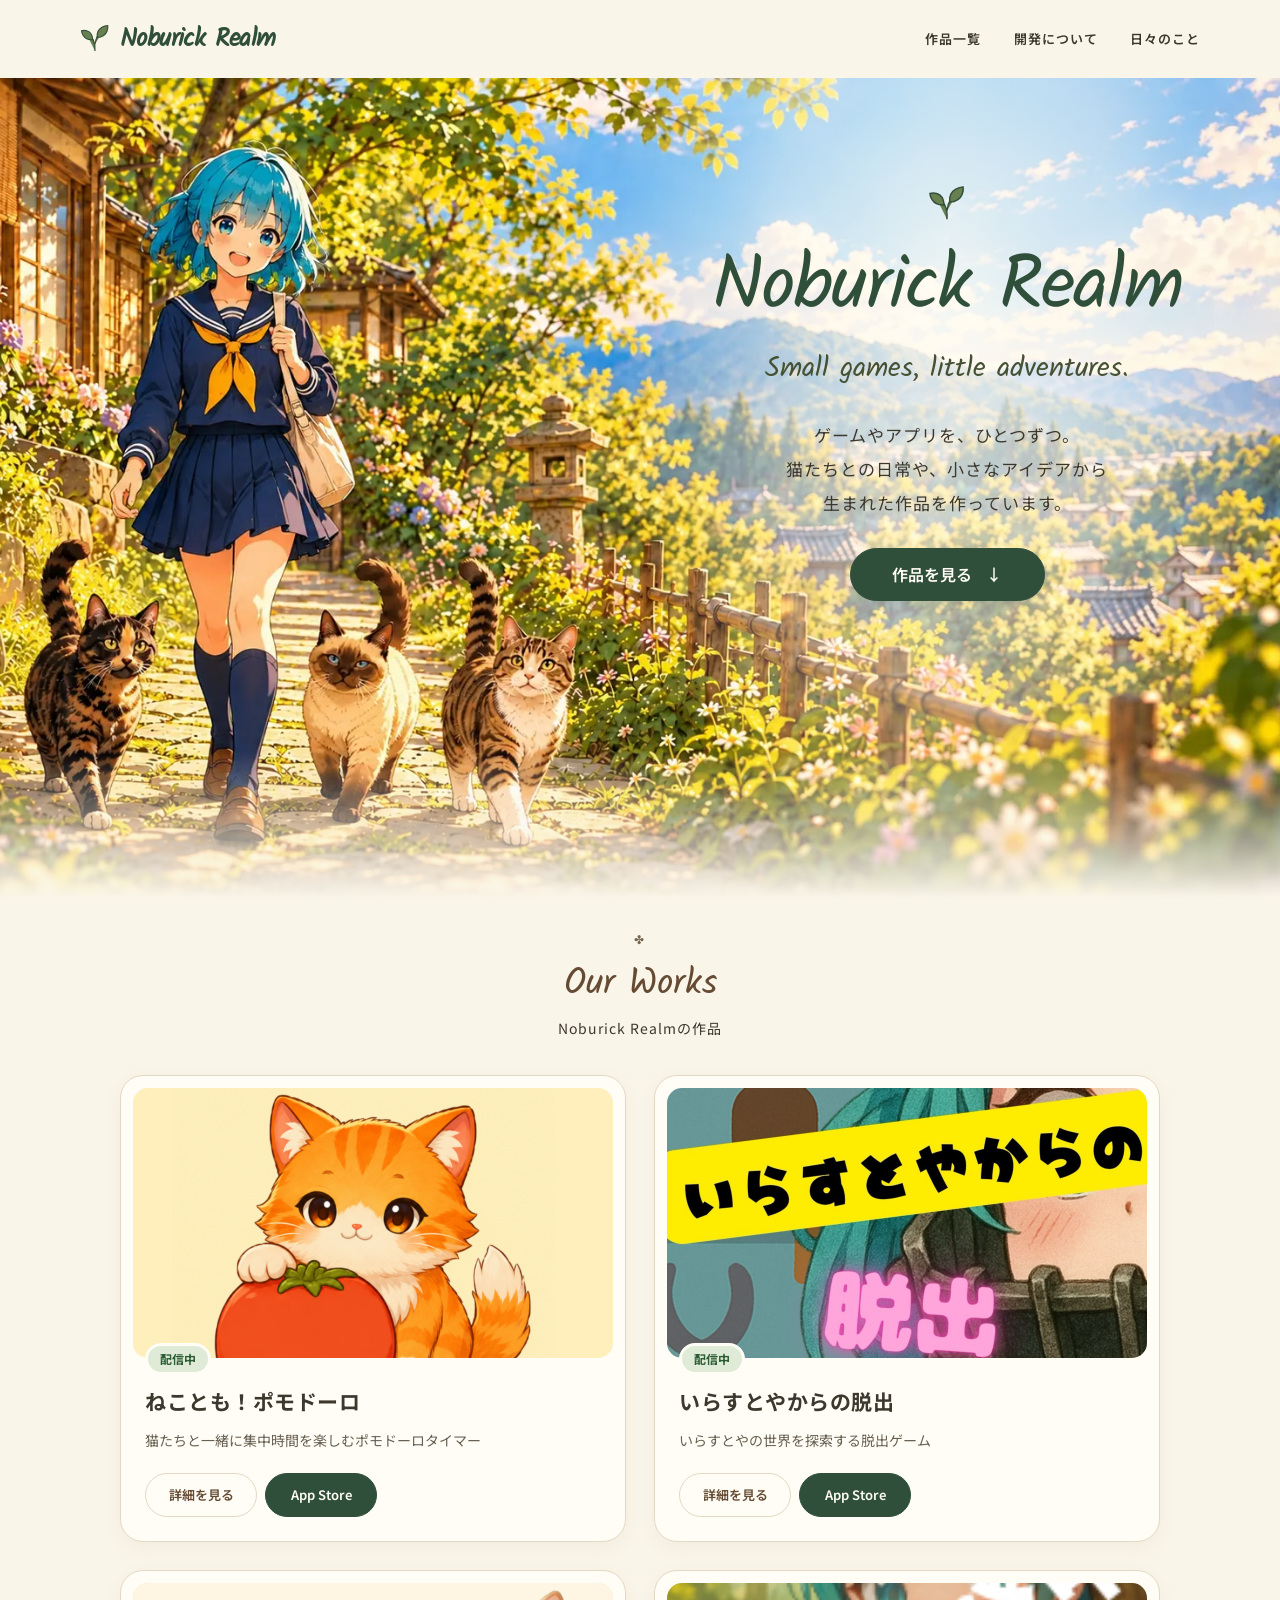
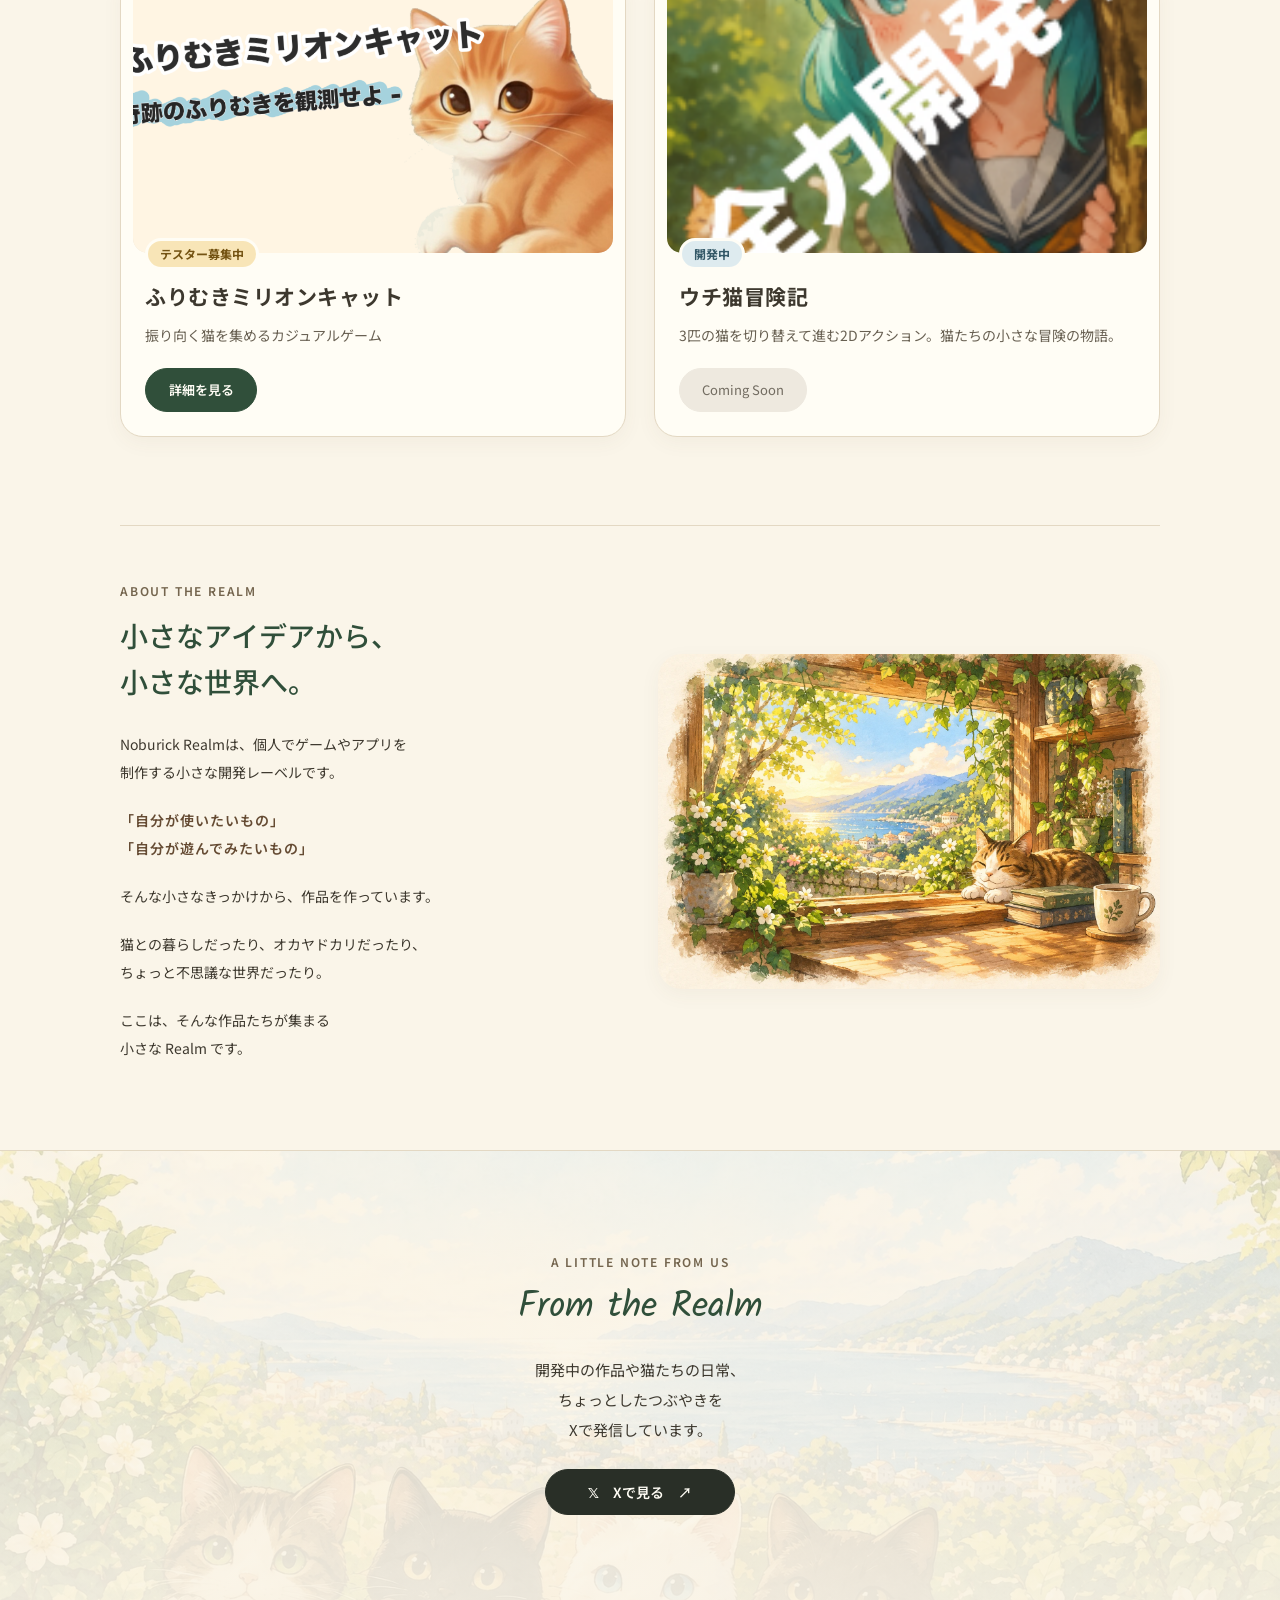
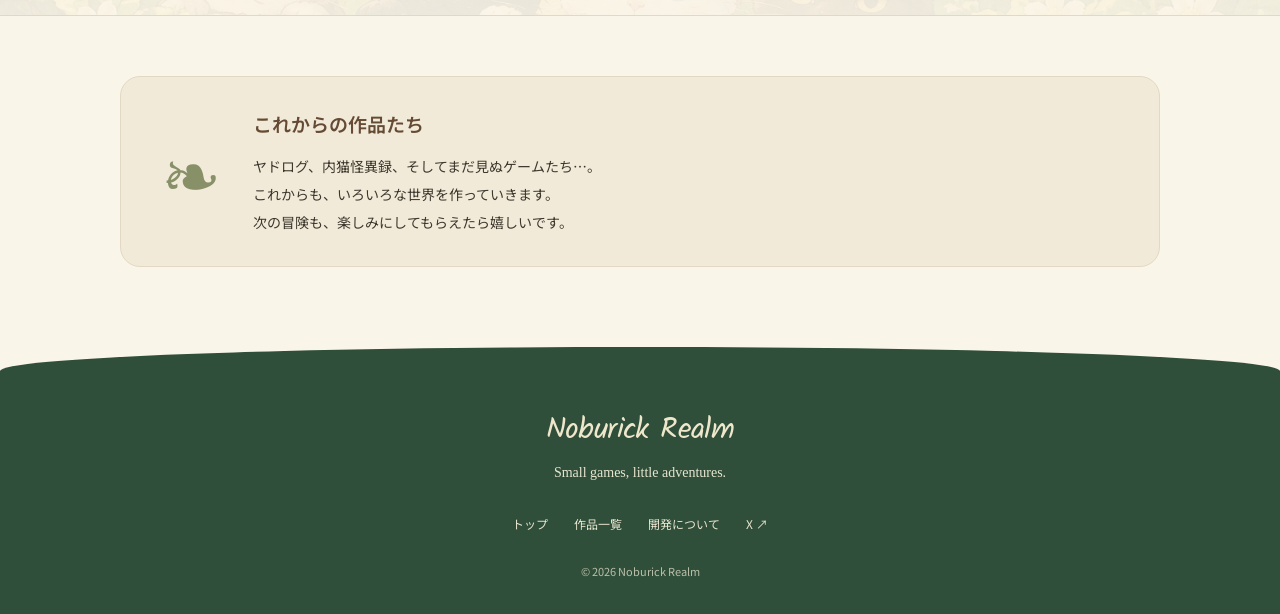
<file: index.html>
<!doctype html>
<html lang="ja">
  <head>
    <!-- Google tag (gtag.js) -->
    <script async src="https://www.googletagmanager.com/gtag/js?id=G-1MSWYBR5F8"></script>
    <script>
      window.dataLayer = window.dataLayer || [];
      function gtag(){dataLayer.push(arguments);}
      gtag('js', new Date());
      gtag('config', 'G-1MSWYBR5F8');
    </script>
    <meta charset="UTF-8" />
    <meta name="viewport" content="width=device-width, initial-scale=1" />
    <meta name="theme-color" content="#faf5e9" />
    <title>Noburick Realm（ノブリック・レルム）｜個人ゲーム・アプリ開発</title>
    <meta name="description" content="Noburick Realm（ノブリック・レルム）は、スマホゲームや便利なアプリを制作する個人開発レーベル。ねことも！ポモドーロ、いらすとやからの脱出などの作品を紹介。" />
    <meta property="og:title" content="Noburick Realm" />
    <meta
      property="og:description"
      content="Small games, little adventures. ゲームやアプリを、ひとつずつ。"
    />
    <meta property="og:type" content="website" />
    <meta property="og:url" content="https://noburick.github.io/" />
    <meta
      property="og:image"
      content="https://noburick.github.io/images/realm-hero-walk.webp"
    />
    <link rel="stylesheet" href="style.css" />
    <link
      rel="preload"
      as="image"
      href="images/realm-hero-walk.webp"
    />
    <script src="apps.js" defer></script>
    <script src="navigation.js" defer></script>
    <link rel="canonical" href="https://noburick.github.io/" />
    <script type="application/ld+json">{"@context":"https://schema.org","@type":"Organization","name":"Noburick Realm","alternateName":["ノブリック・レルム","noburick"],"url":"https://noburick.github.io/","description":"スマホゲームとアプリを制作する個人開発レーベル","sameAs":["https://x.com/NoburickRealm"]}</script>
  </head>
  <body>
    <a class="skip-link" href="#main">本文へ移動</a>
    <header class="site-header" id="top">
      <a class="brand" href="#top"
        ><svg class="sprout" viewBox="0 0 40 40" aria-hidden="true">
          <path d="M20 36C21 23 16 16 8 12M20 27C21 19 25 11 32 7" />
          <path
            d="M17 21C3 22 2 9 2 9S16 5 17 21ZM23 18C21 3 37 2 37 2S39 17 23 18Z"
          /></svg
        >Noburick Realm</a
      >
      <button
        class="menu-toggle"
        type="button"
        aria-expanded="false"
        aria-controls="site-nav"
        aria-label="メニューを開く"
        hidden
      >
        <span></span><span></span><span></span>
      </button>
      <nav class="site-nav" id="site-nav" aria-label="メインナビゲーション">
        <a href="#works">作品一覧</a><a href="#about">開発について</a
        ><a href="#journal">日々のこと</a>
      </nav>
    </header>
    <main id="main">
      <section class="hero" aria-labelledby="hero-title">
        <div class="hero__inner">
          <svg
            class="sprout hero__sprout"
            viewBox="0 0 40 40"
            aria-hidden="true"
          >
            <path d="M20 36C21 23 16 16 8 12M20 27C21 19 25 11 32 7" />
            <path
              d="M17 21C3 22 2 9 2 9S16 5 17 21ZM23 18C21 3 37 2 37 2S39 17 23 18Z"
            />
          </svg>
          <h1 id="hero-title">Noburick Realm</h1>
          <p class="hero__tagline">Small games, little adventures.</p>
          <p class="hero__lead">
            ゲームやアプリを、ひとつずつ。<br />猫たちとの日常や、小さなアイデアから<br />生まれた作品を作っています。
          </p>
          <a class="button hero__button" href="#works"
            >作品を見る <span aria-hidden="true">↓</span></a
          >
        </div>
      </section>
      <section
        class="catalog-section container"
        id="works"
        aria-labelledby="catalog-title"
      >
        <div class="section-heading">
          <p class="section-heading__eyebrow" aria-hidden="true">✤</p>
          <h2 id="catalog-title">Our Works</h2>
          <p>Noburick Realmの作品</p>
        </div>
        <div class="apps-grid" id="apps" aria-label="作品一覧"></div>
        <noscript
          ><p class="no-script">
            作品の詳細はこちら：<a href="apps/nekotomo/"
              >ねことも！ポモドーロ</a
            >
            ／ <a href="apps/irasutoya-escape/">いらすとやからの脱出</a> ／
            <a href="apps/hurimuki/">ふりむきミリオンキャット</a
            >。ウチ猫冒険記は開発中です。
          </p></noscript
        >
      </section>
      <section class="about container" id="about" aria-labelledby="about-title">
        <div class="about__copy">
          <div class="section-heading">
            <p class="section-heading__eyebrow">About the Realm</p>
            <h2 id="about-title">小さなアイデアから、<br />小さな世界へ。</h2>
          </div>
          <p>
            Noburick Realmは、個人でゲームやアプリを<br
              class="desktop-break"
            />制作する小さな開発レーベルです。
          </p>
          <p class="about__quote">
            「自分が使いたいもの」<br />「自分が遊んでみたいもの」
          </p>
          <p>そんな小さなきっかけから、作品を作っています。</p>
          <p>
            猫との暮らしだったり、オカヤドカリだったり、<br
              class="desktop-break"
            />ちょっと不思議な世界だったり。
          </p>
          <p>ここは、そんな作品たちが集まる<br />小さな Realm です。</p>
        </div>
        <img
          class="about__art"
          src="images/realm-workshop.webp"
          alt="植物と本に囲まれた窓辺で、猫がひとやすみしている小さな工房"
          loading="lazy"
          width="1536"
          height="1024"
        />
      </section>
      <section class="journal" id="journal" aria-labelledby="journal-title">
        <div class="journal__inner">
          <p class="section-heading__eyebrow">A little note from us</p>
          <h2 id="journal-title">From the Realm</h2>
          <p>
            開発中の作品や猫たちの日常、<br />ちょっとしたつぶやきを<br />Xで発信しています。
          </p>
          <a
            class="button button--ink"
            href="https://x.com/NoburickRealm"
            target="_blank"
            rel="noopener noreferrer"
            ><span aria-hidden="true">𝕏</span> Xで見る
            <span aria-hidden="true">↗</span></a
          >
        </div>
      </section>
      <aside class="next-worlds container" aria-labelledby="next-title">
        <span class="next-worlds__leaf" aria-hidden="true">❧</span>
        <div>
          <h2 id="next-title">これからの作品たち</h2>
          <p>
            ヤドログ、内猫怪異録、そしてまだ見ぬゲームたち…。<br />これからも、いろいろな世界を作っていきます。<br />次の冒険も、楽しみにしてもらえたら嬉しいです。
          </p>
        </div>
      </aside>
    </main>
    <template id="app-card-template"
      ><article class="app-card">
        <div class="app-card__thumb">
          <img loading="lazy" width="640" height="360" />
        </div>
        <div class="app-card__body">
          <p class="status-badge"></p>
          <div class="app-card__content">
            <h3 class="app-card__title"></h3>
            <p class="app-card__summary"></p>
          </div>
          <div class="app-card__actions"></div>
        </div></article
    ></template>
    <footer class="footer">
      <a class="brand" href="#top">Noburick Realm</a>
      <p class="footer__tagline">Small games, little adventures.</p>
      <nav aria-label="フッターナビゲーション">
        <a href="#top">トップ</a><a href="#works">作品一覧</a
        ><a href="#about">開発について</a
        ><a
          href="https://x.com/NoburickRealm"
          target="_blank"
          rel="noopener noreferrer"
          >X ↗</a
        >
      </nav>
      <p class="footer__copyright">© 2026 Noburick Realm</p>
    </footer>
  </body>
</html>
</file>
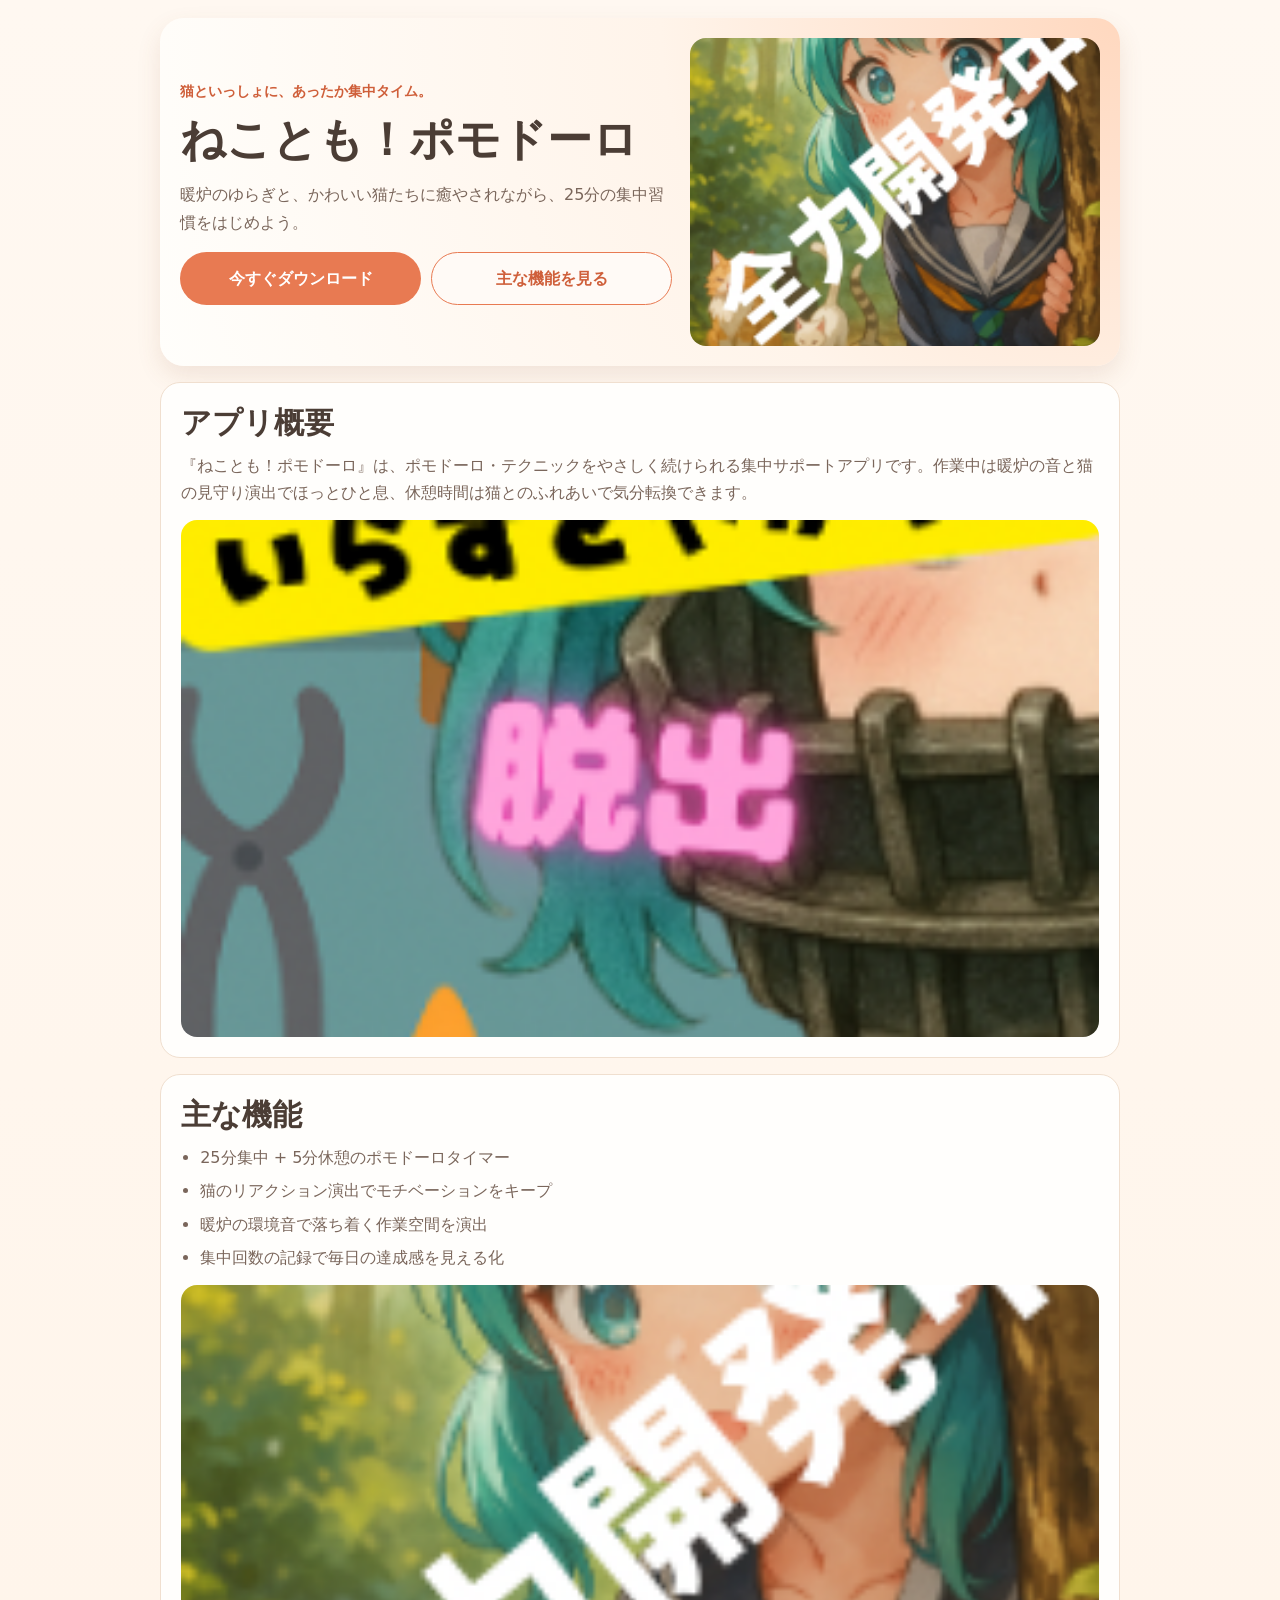
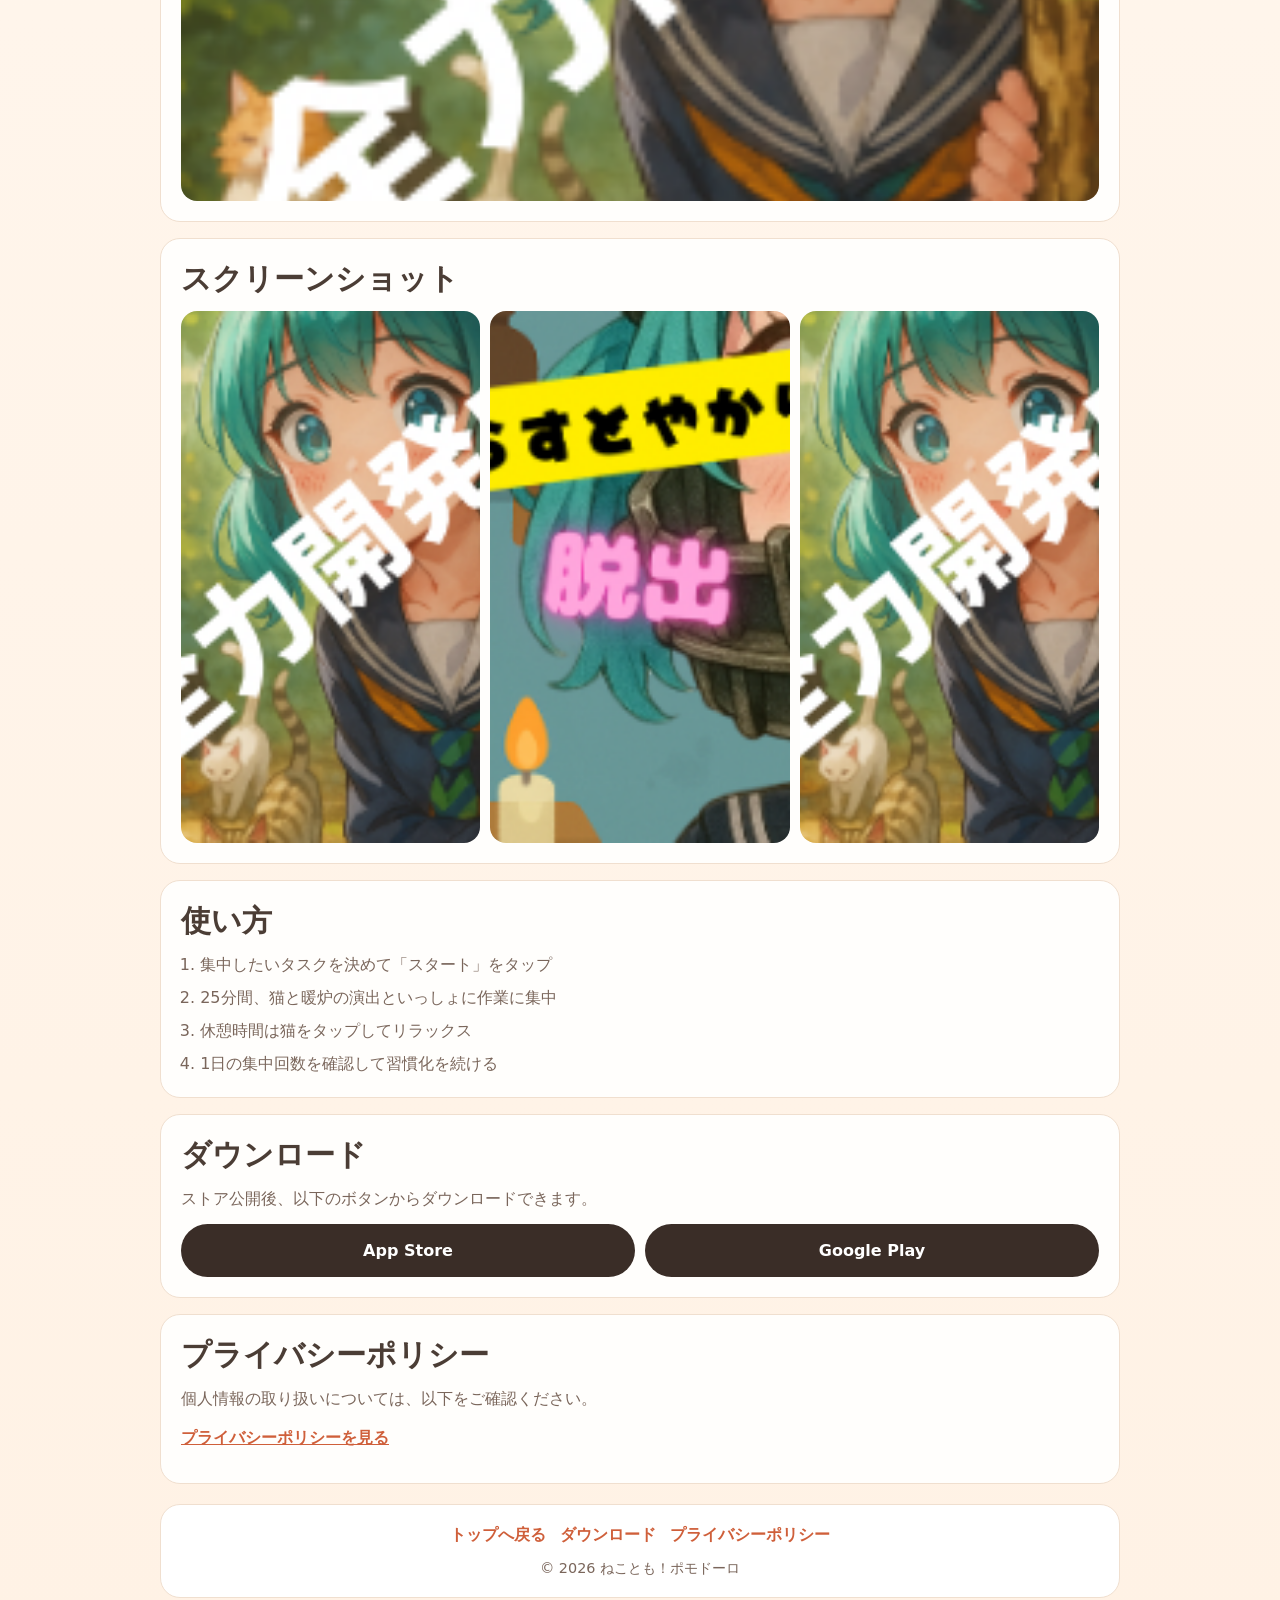
<file: test/index.html>
<!DOCTYPE html>
<html lang="ja">
<head>
  <meta charset="UTF-8">
  <meta name="viewport" content="width=device-width, initial-scale=1">
  <title>ねことも！ポモドーロ | 公式ホームページ</title>
  <meta name="description" content="かわいい猫と暖炉に癒やされながら集中する、スマホ向けタイマーアプリ『ねことも！ポモドーロ』公式ホームページ。">
  <link rel="stylesheet" href="style.css">
</head>
<body>
  <header class="hero" id="top">
    <div class="hero__content">
      <p class="hero__eyebrow">猫といっしょに、あったか集中タイム。</p>
      <h1>ねことも！ポモドーロ</h1>
      <p class="hero__lead">暖炉のゆらぎと、かわいい猫たちに癒やされながら、25分の集中習慣をはじめよう。</p>
      <div class="hero__cta">
        <a class="button button--primary" href="#download">今すぐダウンロード</a>
        <a class="button button--ghost" href="#features">主な機能を見る</a>
      </div>
    </div>
    <img src="assets/hero-placeholder.png" alt="ねことも！ポモドーロのヒーロー画像（仮）" class="hero__image">
  </header>

  <main>
    <section class="section" id="about">
      <h2>アプリ概要</h2>
      <p>『ねことも！ポモドーロ』は、ポモドーロ・テクニックをやさしく続けられる集中サポートアプリです。作業中は暖炉の音と猫の見守り演出でほっとひと息、休憩時間は猫とのふれあいで気分転換できます。</p>
      <img src="assets/app-overview-placeholder.png" alt="アプリ概要画像（仮）" class="section__image">
    </section>

    <section class="section" id="features">
      <h2>主な機能</h2>
      <ul class="feature-list">
        <li>25分集中 + 5分休憩のポモドーロタイマー</li>
        <li>猫のリアクション演出でモチベーションをキープ</li>
        <li>暖炉の環境音で落ち着く作業空間を演出</li>
        <li>集中回数の記録で毎日の達成感を見える化</li>
      </ul>
      <img src="assets/feature-focus-placeholder.png" alt="機能紹介画像（仮）" class="section__image">
    </section>

    <section class="section" id="screenshots">
      <h2>スクリーンショット</h2>
      <div class="screenshot-grid">
        <img src="assets/screenshot-01.png" alt="スクリーンショット1（仮）">
        <img src="assets/screenshot-02.png" alt="スクリーンショット2（仮）">
        <img src="assets/screenshot-03.png" alt="スクリーンショット3（仮）">
      </div>
    </section>

    <section class="section" id="howto">
      <h2>使い方</h2>
      <ol class="howto-list">
        <li>集中したいタスクを決めて「スタート」をタップ</li>
        <li>25分間、猫と暖炉の演出といっしょに作業に集中</li>
        <li>休憩時間は猫をタップしてリラックス</li>
        <li>1日の集中回数を確認して習慣化を続ける</li>
      </ol>
    </section>

    <section class="section section--download" id="download">
      <h2>ダウンロード</h2>
      <p>ストア公開後、以下のボタンからダウンロードできます。</p>
      <div class="download-buttons">
        <a class="button button--store" href="#" aria-label="App Storeのダウンロードページ">App Store</a>
        <a class="button button--store" href="#" aria-label="Google Playのダウンロードページ">Google Play</a>
      </div>
    </section>

    <section class="section section--privacy" id="privacy-policy">
      <h2>プライバシーポリシー</h2>
      <p>個人情報の取り扱いについては、以下をご確認ください。</p>
      <p><a class="privacy-link" href="privacy-policy.html">プライバシーポリシーを見る</a></p>
    </section>
  </main>

  <footer class="footer">
    <nav>
      <a href="#top">トップへ戻る</a>
      <a href="#download">ダウンロード</a>
      <a href="privacy-policy.html">プライバシーポリシー</a>
    </nav>
    <p>© 2026 ねことも！ポモドーロ</p>
  </footer>
</body>
</html>
</file>
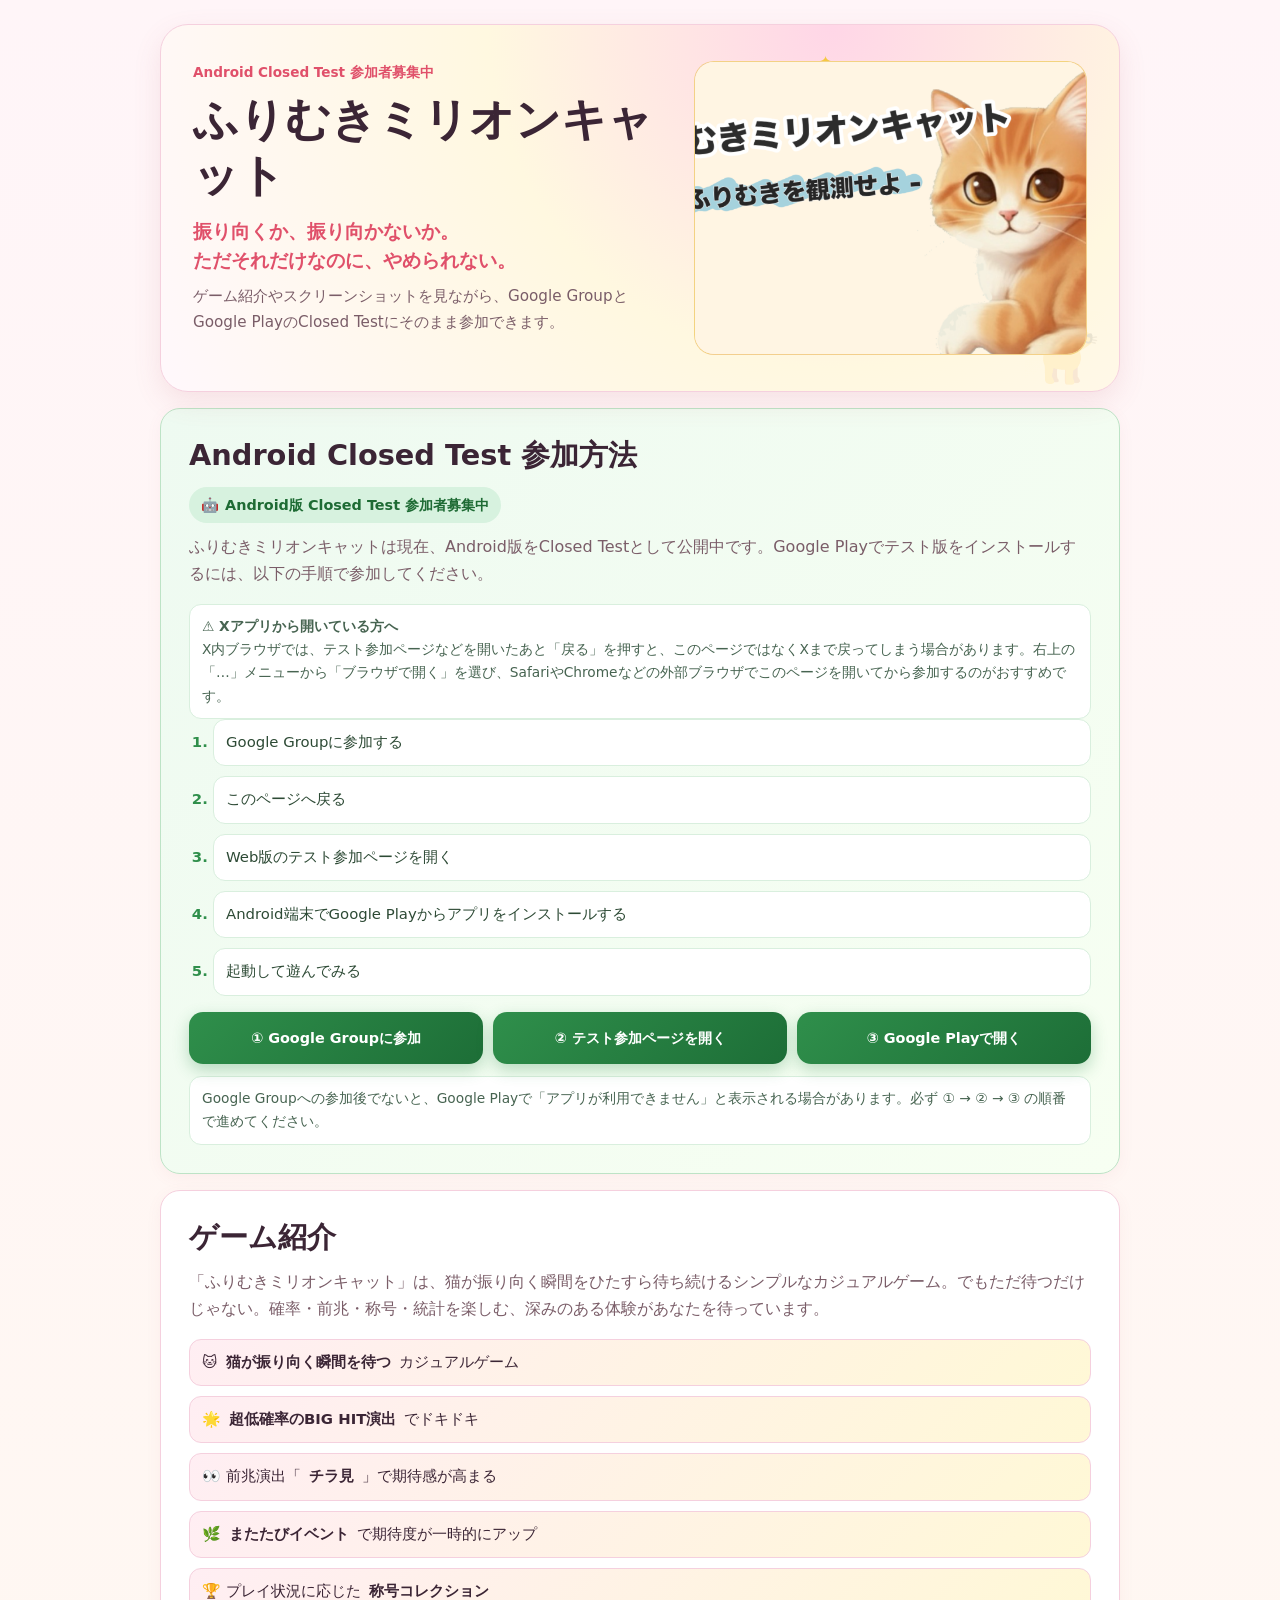
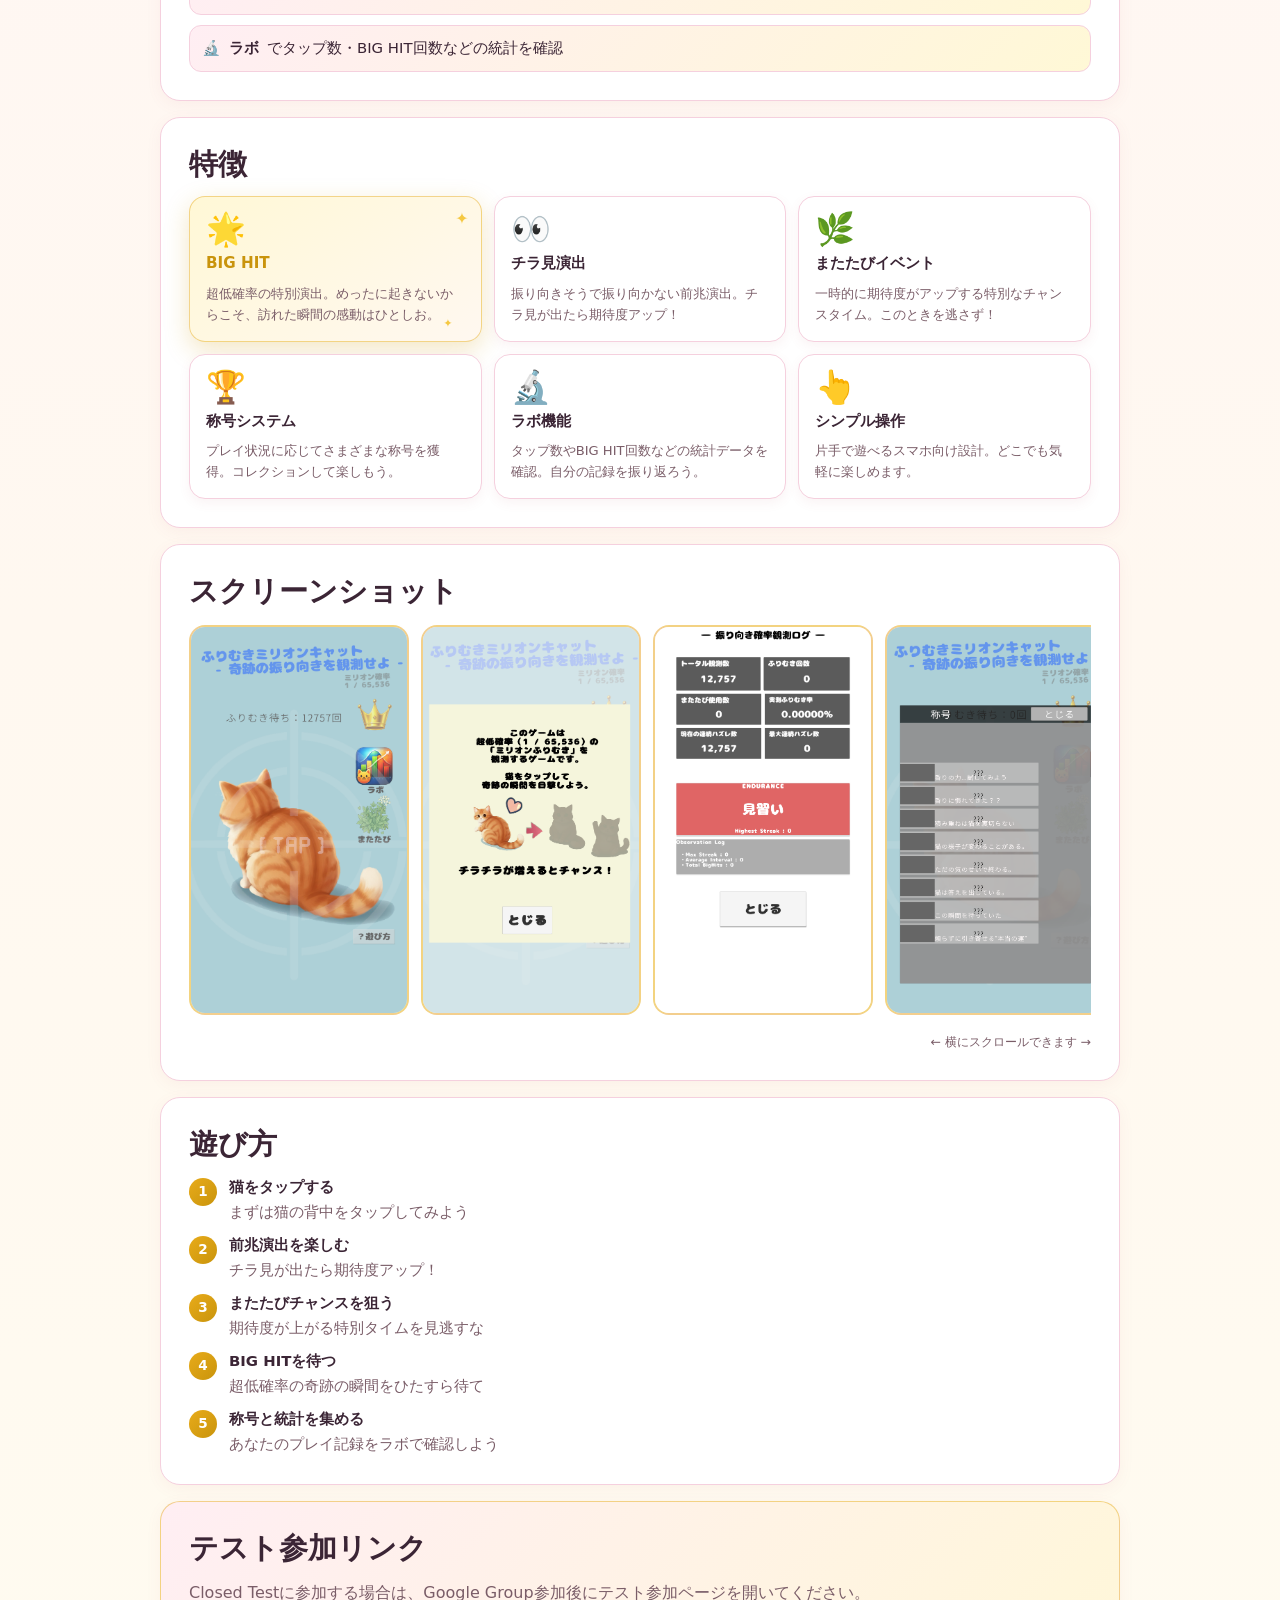
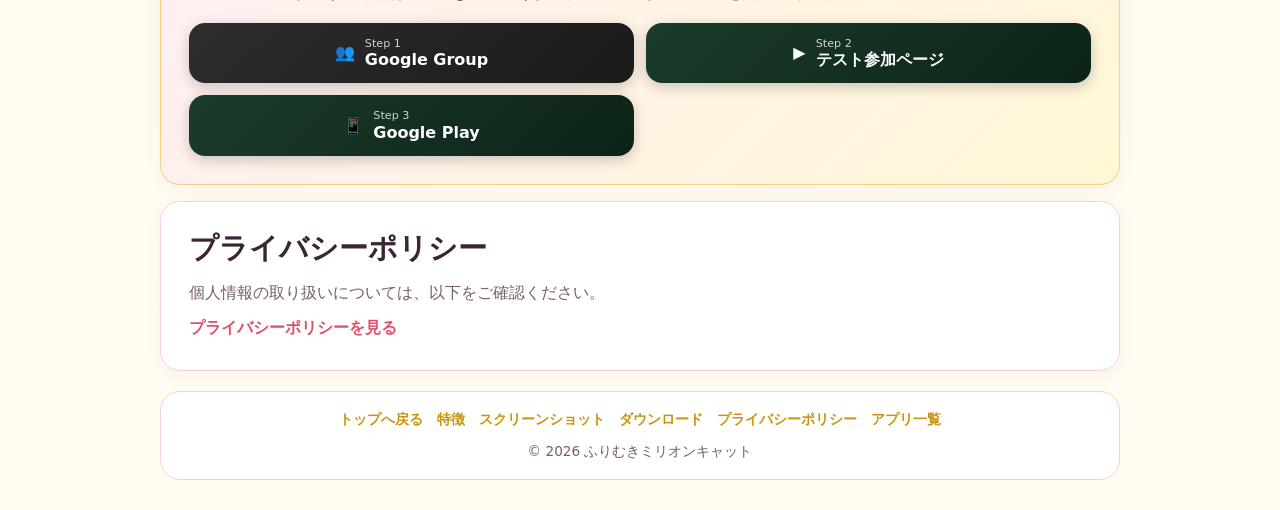
<file: apps/hurimuki/index.html>
<!DOCTYPE html>
<html lang="ja">
<head>
  <!-- Google tag (gtag.js) -->
  <script async src="https://www.googletagmanager.com/gtag/js?id=G-1MSWYBR5F8"></script>
  <script>
    window.dataLayer = window.dataLayer || [];
    function gtag(){dataLayer.push(arguments);}
    gtag('js', new Date());
    gtag('config', 'G-1MSWYBR5F8');
  </script>
  <meta charset="UTF-8">
  <meta name="viewport" content="width=device-width, initial-scale=1">
  <title>ふりむきミリオンキャット｜猫のタップゲーム | Noburick Realm</title>
  <meta name="description" content="ふりむきミリオンキャットは、猫の振り向きと低確率のBIG HITを楽しむタップゲーム。ゲーム内容とクローズドテスト参加方法を紹介します。" />

  <!-- OGP -->
  <meta property="og:title" content="ふりむきミリオンキャット">
  <meta property="og:description" content="振り向くか、振り向かないか。ただそれだけなのに、やめられない。超低確率の「BIG HIT」を目指して、今日も猫の背中を見つめよう。">
  <meta property="og:type" content="website">
  <meta property="og:url" content="https://noburick.github.io/apps/hurimuki/">
  <meta property="og:image" content="https://noburick.github.io/apps/hurimuki/assets/images/1024_512_android.png">
  <meta name="twitter:card" content="summary_large_image">

  <link rel="stylesheet" href="style.css">
  <link rel="canonical" href="https://noburick.github.io/apps/hurimuki/" />
</head>
<body>

  <!-- ══════════════════════════════
       HERO
  ══════════════════════════════ -->
  <header class="hero" id="top">
    <!-- 装飾：キラキラ星と猫シルエット -->
    <div class="hero__deco" aria-hidden="true">
      <span class="deco-star deco-star--1">✦</span>
      <span class="deco-star deco-star--2">✦</span>
      <span class="deco-star deco-star--3">✦</span>
      <span class="deco-cat">🐈</span>
    </div>

    <div class="hero__content">
      <p class="hero__eyebrow">Android Closed Test 参加者募集中</p>
      <h1>ふりむきミリオンキャット</h1>
      <p class="hero__catch">振り向くか、振り向かないか。<br>ただそれだけなのに、やめられない。</p>
      <p class="hero__lead">ゲーム紹介やスクリーンショットを見ながら、Google GroupとGoogle PlayのClosed Testにそのまま参加できます。</p>
    </div>

    <!-- ヒーロー画像エリア -->
    <div class="hero__image-wrap">
      <img src="assets/images/1024_512_android.png" alt="ふりむきミリオンキャット メイン画像" class="hero__image">
    </div>
  </header>

  <main>

    <!-- ══════════════════════════════
         Android Closed Test
    ══════════════════════════════ -->
    <section class="section section--android-test" id="android-closed-test">
      <h2>Android Closed Test 参加方法</h2>
      <p class="android-test__headline">Android版 Closed Test 参加者募集中</p>
      <p class="section__lead">ふりむきミリオンキャットは現在、Android版をClosed Testとして公開中です。Google Playでテスト版をインストールするには、以下の手順で参加してください。</p>

      <p class="android-test-note"><strong>⚠️ Xアプリから開いている方へ</strong><br>X内ブラウザでは、テスト参加ページなどを開いたあと「戻る」を押すと、このページではなくXまで戻ってしまう場合があります。右上の「…」メニューから「ブラウザで開く」を選び、SafariやChromeなどの外部ブラウザでこのページを開いてから参加するのがおすすめです。</p>

      <ol class="android-test-steps">
        <li>Google Groupに参加する</li>
        <li>このページへ戻る</li>
        <li>Web版のテスト参加ページを開く</li>
        <li>Android端末でGoogle Playからアプリをインストールする</li>
        <li>起動して遊んでみる</li>
      </ol>

      <div class="android-test-buttons">
        <a class="button button--android-test" href="https://groups.google.com/g/hurimukimillion-tester" target="_blank" rel="noopener noreferrer">① Google Groupに参加</a>
        <a class="button button--android-test" href="https://play.google.com/apps/testing/com.noburick.hurimuki" target="_blank" rel="noopener noreferrer">② テスト参加ページを開く</a>
        <a class="button button--android-test" href="https://play.google.com/store/apps/details?id=com.noburick.hurimuki" target="_blank" rel="noopener noreferrer">③ Google Playで開く</a>
      </div>

      <p class="android-test-note">Google Groupへの参加後でないと、Google Playで「アプリが利用できません」と表示される場合があります。必ず ① → ② → ③ の順番で進めてください。</p>
    </section>

    <!-- ══════════════════════════════
         ゲーム紹介
    ══════════════════════════════ -->
    <section class="section" id="about">
      <h2>ゲーム紹介</h2>
      <p class="section__lead">「ふりむきミリオンキャット」は、猫が振り向く瞬間をひたすら待ち続けるシンプルなカジュアルゲーム。でもただ待つだけじゃない。確率・前兆・称号・統計を楽しむ、深みのある体験があなたを待っています。</p>
      <ul class="intro-list">
        <li>🐱 <strong>猫が振り向く瞬間を待つ</strong>カジュアルゲーム</li>
        <li>🌟 <strong>超低確率のBIG HIT演出</strong>でドキドキ</li>
        <li>👀 前兆演出「<strong>チラ見</strong>」で期待感が高まる</li>
        <li>🌿 <strong>またたびイベント</strong>で期待度が一時的にアップ</li>
        <li>🏆 プレイ状況に応じた<strong>称号コレクション</strong></li>
        <li>🔬 <strong>ラボ</strong>でタップ数・BIG HIT回数などの統計を確認</li>
      </ul>
    </section>

    <!-- ══════════════════════════════
         特徴
    ══════════════════════════════ -->
    <section class="section" id="features">
      <h2>特徴</h2>
      <div class="features-grid">

        <!-- BIG HIT: ゴールドグロー＋キラキラ装飾 -->
        <article class="feature-card feature-card--bighit">
          <div class="feature-card__icon" aria-hidden="true">🌟</div>
          <h3>BIG HIT</h3>
          <p>超低確率の特別演出。めったに起きないからこそ、訪れた瞬間の感動はひとしお。</p>
        </article>

        <article class="feature-card">
          <div class="feature-card__icon" aria-hidden="true">👀</div>
          <h3>チラ見演出</h3>
          <p>振り向きそうで振り向かない前兆演出。チラ見が出たら期待度アップ！</p>
        </article>

        <article class="feature-card">
          <div class="feature-card__icon" aria-hidden="true">🌿</div>
          <h3>またたびイベント</h3>
          <p>一時的に期待度がアップする特別なチャンスタイム。このときを逃さず！</p>
        </article>

        <article class="feature-card">
          <div class="feature-card__icon" aria-hidden="true">🏆</div>
          <h3>称号システム</h3>
          <p>プレイ状況に応じてさまざまな称号を獲得。コレクションして楽しもう。</p>
        </article>

        <article class="feature-card">
          <div class="feature-card__icon" aria-hidden="true">🔬</div>
          <h3>ラボ機能</h3>
          <p>タップ数やBIG HIT回数などの統計データを確認。自分の記録を振り返ろう。</p>
        </article>

        <article class="feature-card">
          <div class="feature-card__icon" aria-hidden="true">👆</div>
          <h3>シンプル操作</h3>
          <p>片手で遊べるスマホ向け設計。どこでも気軽に楽しめます。</p>
        </article>

      </div>
    </section>

    <!-- ══════════════════════════════
         スクリーンショット
    ══════════════════════════════ -->
    <section class="section" id="screenshots">
      <h2>スクリーンショット</h2>
      <!-- 画像は apps/hurimuki/assets/images/ に配置してください -->
      <div class="screenshot-scroll" role="list" aria-label="スクリーンショット一覧">
        <div class="screenshot-item" role="listitem">
          <img src="assets/images/Store01.PNG" alt="スクリーンショット1" loading="lazy">
        </div>
        <div class="screenshot-item" role="listitem">
          <img src="assets/images/Store02.PNG" alt="スクリーンショット2" loading="lazy">
        </div>
        <div class="screenshot-item" role="listitem">
          <img src="assets/images/Store03.PNG" alt="スクリーンショット3" loading="lazy">
        </div>
        <div class="screenshot-item" role="listitem">
          <img src="assets/images/Store04.PNG" alt="スクリーンショット4" loading="lazy">
        </div>
      </div>
      <p class="screenshot-hint" aria-hidden="true">← 横にスクロールできます →</p>
    </section>

    <!-- ══════════════════════════════
         遊び方
    ══════════════════════════════ -->
    <section class="section" id="howto">
      <h2>遊び方</h2>
      <ol class="howto-list">
        <li>
          <span class="howto-num" aria-hidden="true">1</span>
          <span class="howto-text">
            <strong>猫をタップする</strong>
            まずは猫の背中をタップしてみよう
          </span>
        </li>
        <li>
          <span class="howto-num" aria-hidden="true">2</span>
          <span class="howto-text">
            <strong>前兆演出を楽しむ</strong>
            チラ見が出たら期待度アップ！
          </span>
        </li>
        <li>
          <span class="howto-num" aria-hidden="true">3</span>
          <span class="howto-text">
            <strong>またたびチャンスを狙う</strong>
            期待度が上がる特別タイムを見逃すな
          </span>
        </li>
        <li>
          <span class="howto-num" aria-hidden="true">4</span>
          <span class="howto-text">
            <strong>BIG HITを待つ</strong>
            超低確率の奇跡の瞬間をひたすら待て
          </span>
        </li>
        <li>
          <span class="howto-num" aria-hidden="true">5</span>
          <span class="howto-text">
            <strong>称号と統計を集める</strong>
            あなたのプレイ記録をラボで確認しよう
          </span>
        </li>
      </ol>
    </section>

    <!-- ══════════════════════════════
         ダウンロード
    ══════════════════════════════ -->
    <section class="section section--download" id="download">
      <h2>テスト参加リンク</h2>
      <p class="section__lead">Closed Testに参加する場合は、Google Group参加後にテスト参加ページを開いてください。</p>

      <div class="download-buttons">
        <a class="button button--download" href="https://groups.google.com/g/hurimukimillion-tester" target="_blank" rel="noopener noreferrer" aria-label="Google Groupに参加">
          <span aria-hidden="true">👥</span>
          <span>
            <small>Step 1</small>
            Google Group
          </span>
        </a>

        <a class="button button--download button--download--play" href="https://play.google.com/apps/testing/com.noburick.hurimuki" target="_blank" rel="noopener noreferrer" aria-label="Web版のテスト参加ページを開く">
          <span aria-hidden="true">▶</span>
          <span>
            <small>Step 2</small>
            テスト参加ページ
          </span>
        </a>

        <a class="button button--download button--download--play" href="https://play.google.com/store/apps/details?id=com.noburick.hurimuki" target="_blank" rel="noopener noreferrer" aria-label="Google Playでアプリを開く">
          <span aria-hidden="true">📱</span>
          <span>
            <small>Step 3</small>
            Google Play
          </span>
        </a>
      </div>
    </section>

    <!-- ══════════════════════════════
         プライバシーポリシー
    ══════════════════════════════ -->
    <section class="section section--privacy" id="privacy">
      <h2>プライバシーポリシー</h2>
      <p>個人情報の取り扱いについては、以下をご確認ください。</p>
      <p><a class="privacy-link" href="https://note.com/just_yarrow722/n/n4ff399c5d4dd">プライバシーポリシーを見る</a></p>
    </section>

  </main>

  <footer class="footer">
    <nav class="footer__nav" aria-label="フッターナビゲーション">
      <a href="#top">トップへ戻る</a>
      <a href="#features">特徴</a>
      <a href="#screenshots">スクリーンショット</a>
      <a href="#download">ダウンロード</a>
      <a href="https://note.com/just_yarrow722/n/n4ff399c5d4dd">プライバシーポリシー</a>
      <a href="../../">アプリ一覧</a>
    </nav>
    <p>© 2026 ふりむきミリオンキャット</p>
  </footer>

</body>
</html>
</file>
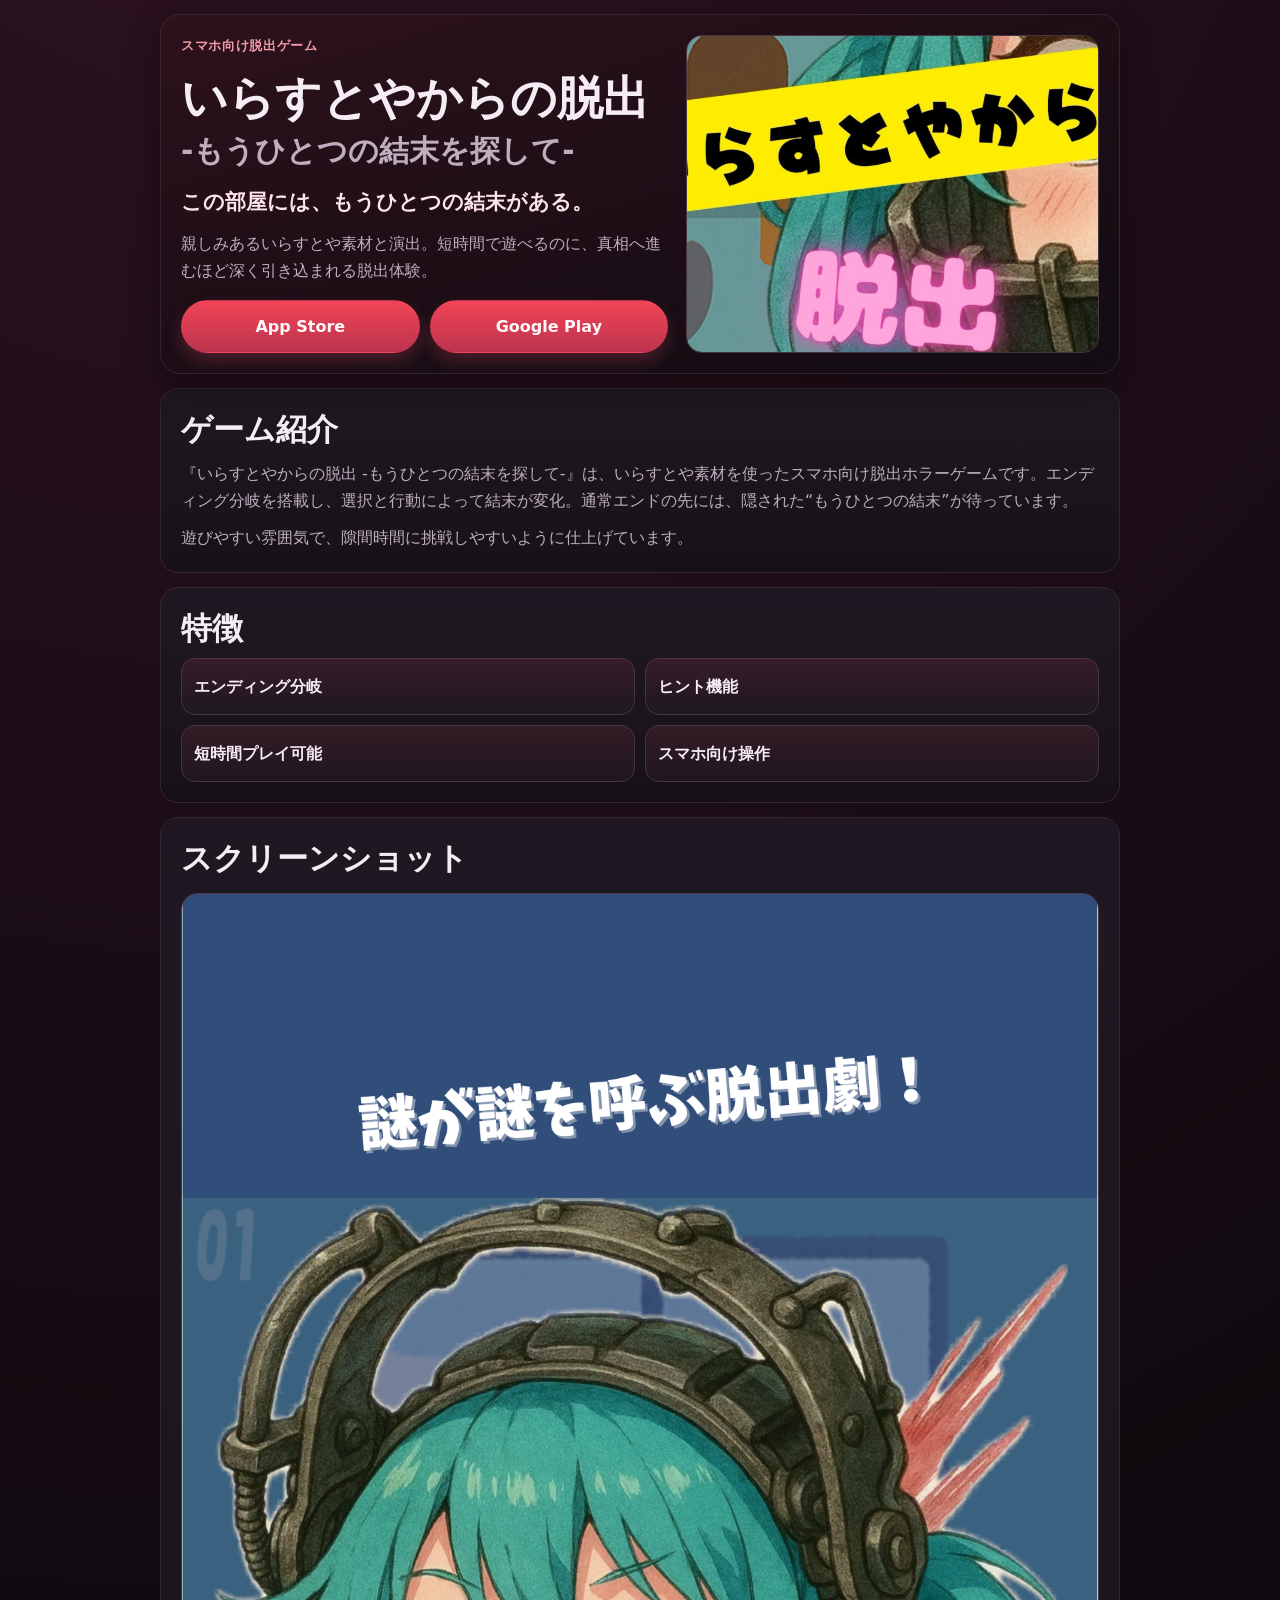
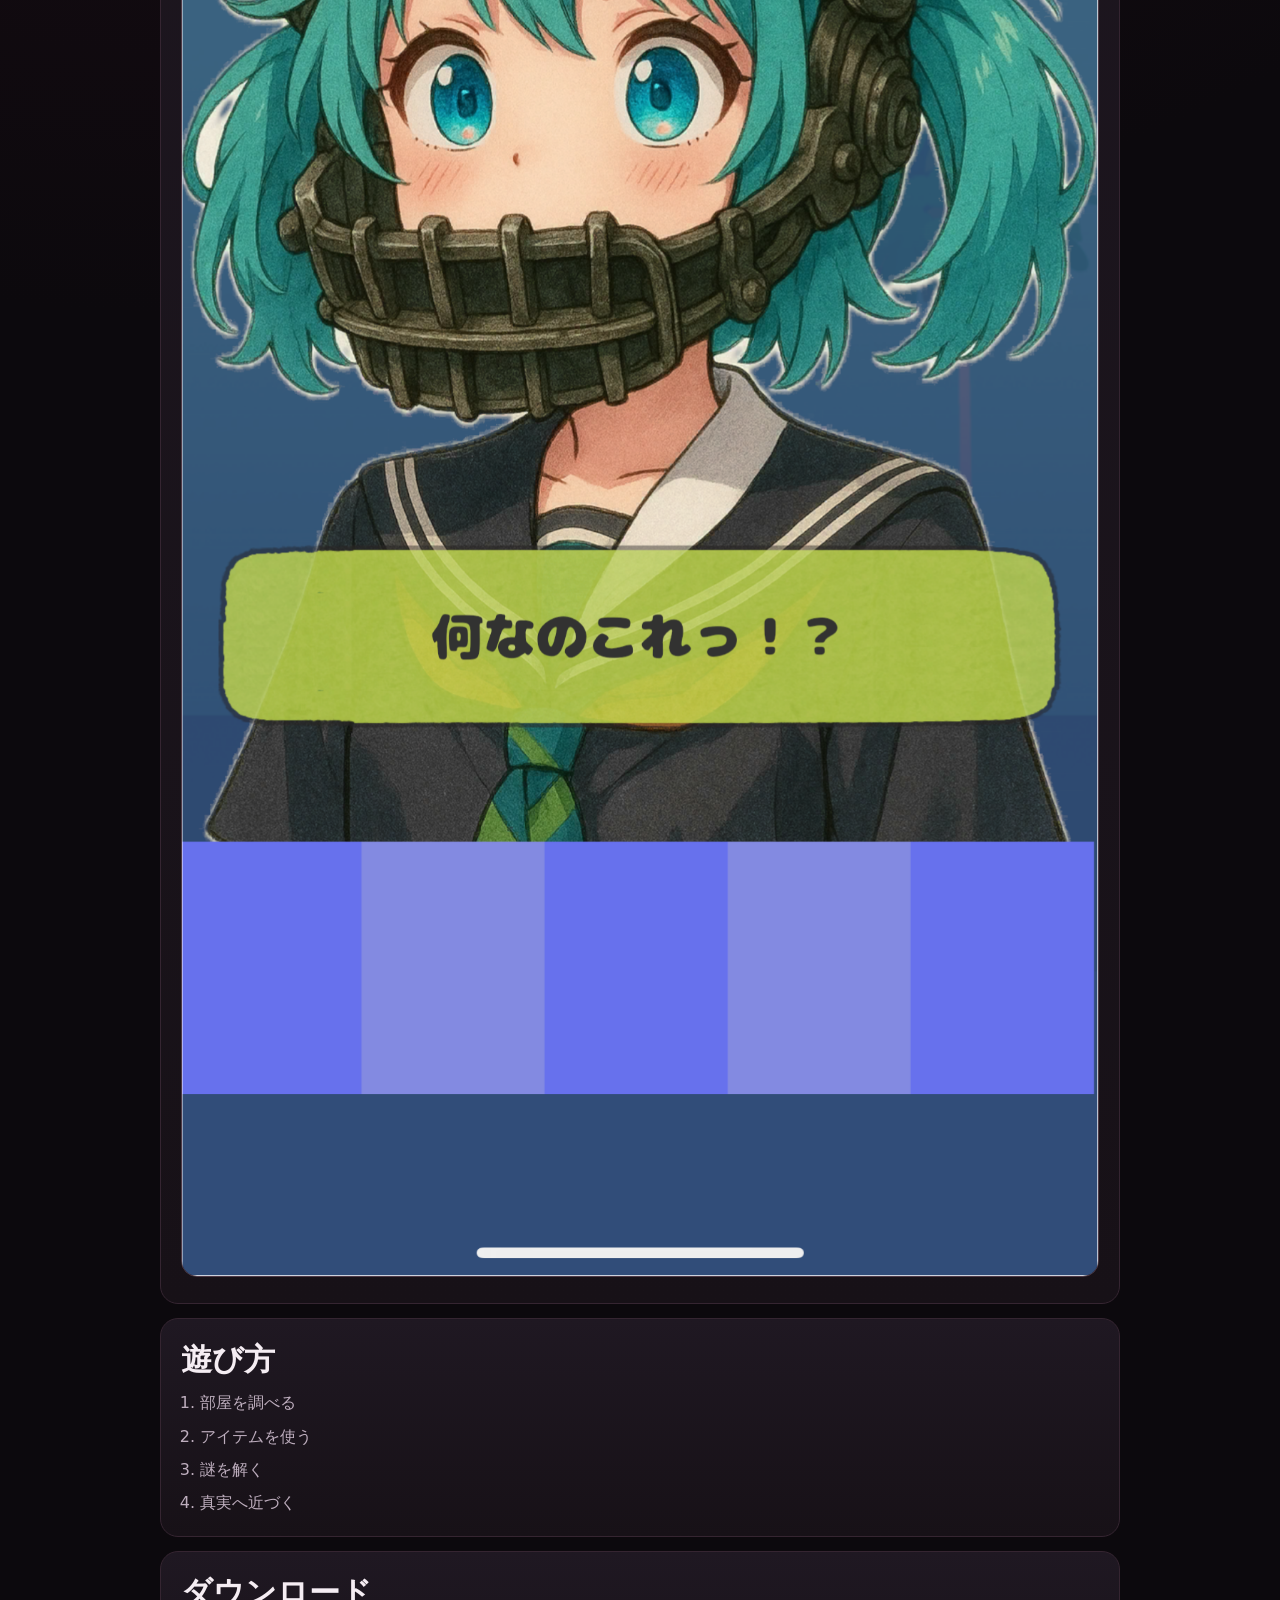
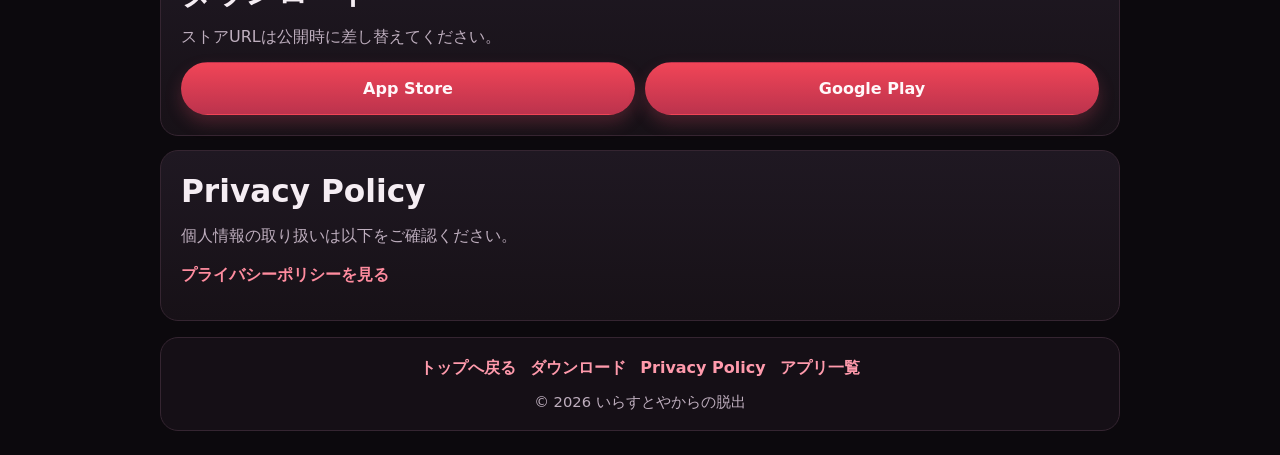
<file: apps/irasutoya-escape/index.html>
<!DOCTYPE html>
<html lang="ja">
<head>
  <!-- Google tag (gtag.js) -->
  <script async src="https://www.googletagmanager.com/gtag/js?id=G-1MSWYBR5F8"></script>
  <script>
    window.dataLayer = window.dataLayer || [];
    function gtag(){dataLayer.push(arguments);}
    gtag('js', new Date());
    gtag('config', 'G-1MSWYBR5F8');
  </script>
  <meta charset="UTF-8">
  <meta name="viewport" content="width=device-width, initial-scale=1">
  <title>いらすとやからの脱出｜スマホ向け脱出ゲーム | Noburick Realm</title>
  <meta name="description" content="いらすとや素材で描かれるスマホ向け脱出ゲーム『いらすとやからの脱出 -もうひとつの結末を探して-』。ゲーム内容や特徴を紹介します。" />
  <meta name="keywords" content="いらすとや,脱出ゲーム,スマホゲーム,エンディング分岐">
  <meta property="og:type" content="website">
  <meta property="og:site_name" content="Noburick Apps">
  <meta property="og:title" content="いらすとやからの脱出 -もうひとつの結末を探して-">
  <meta property="og:description" content="この部屋には、もうひとつの結末がある。いらすとや素材で遊べるスマホ向け脱出ゲーム。">
  <meta property="og:url" content="https://noburick.github.io/apps/irasutoya-escape/">
  <meta property="og:image" content="https://noburick.github.io/apps/irasutoya-escape/assets/images/ogp-cover.svg">
  <meta name="twitter:card" content="summary_large_image">
  <meta name="theme-color" content="#110d12">
  <link rel="canonical" href="https://noburick.github.io/apps/irasutoya-escape/">
  <link rel="stylesheet" href="style.css">
</head>
<body>
  <header class="hero" id="top">
    <div class="hero__content">
      <p class="hero__eyebrow">スマホ向け脱出ゲーム</p>
      <h1>いらすとやからの脱出<br><span>-もうひとつの結末を探して-</span></h1>
      <p class="hero__catch">この部屋には、もうひとつの結末がある。</p>
      <p class="hero__lead">親しみあるいらすとや素材と演出。短時間で遊べるのに、真相へ進むほど深く引き込まれる脱出体験。</p>
      <div class="hero__cta">
        <a class="button button--store" href="https://apps.apple.com/jp/app/id6747669718" aria-label="App Storeでダウンロード">App Store</a>
        <a class="button button--store" href="https://example.com/google-play-url" aria-label="Google Playでダウンロード">Google Play</a>
      </div>
    </div>
    <img class="hero__image" src="assets/images/irasutoya_1920_1080_list.PNG" alt="いらすとやからの脱出のアプリイメージ">
  </header>

  <main>
    <section class="section" id="about">
      <h2>ゲーム紹介</h2>
      <p>『いらすとやからの脱出 -もうひとつの結末を探して-』は、いらすとや素材を使ったスマホ向け脱出ホラーゲームです。エンディング分岐を搭載し、選択と行動によって結末が変化。通常エンドの先には、隠された“もうひとつの結末”が待っています。</p>
      <p>遊びやすい雰囲気で、隙間時間に挑戦しやすいように仕上げています。</p>
    </section>

    <section class="section" id="features">
      <h2>特徴</h2>
      <ul class="feature-cards">
        <li class="feature-card">エンディング分岐</li>
        <li class="feature-card">ヒント機能</li>
        <li class="feature-card">短時間プレイ可能</li>
        <li class="feature-card">スマホ向け操作</li>
      </ul>
    </section>

    <section class="section" id="screenshots">
      <h2>スクリーンショット</h2>
      <div class="screenshot-gallery" role="list" aria-label="ゲームスクリーンショット一覧">
        <img role="listitem" src="assets/images/irasutoya-shot01-v1.png" alt="スクリーンショット1">
        <img role="listitem" src="assets/images/irasutoya-shot02-v1.png" alt="スクリーンショット2">
        <img role="listitem" src="assets/images/irasutoya-shot03-v1.png" alt="スクリーンショット3">
      </div>
    </section>

    <section class="section" id="howto">
      <h2>遊び方</h2>
      <ol class="howto-list">
        <li>部屋を調べる</li>
        <li>アイテムを使う</li>
        <li>謎を解く</li>
        <li>真実へ近づく</li>
      </ol>
    </section>

    <section class="section section--download" id="download">
      <h2>ダウンロード</h2>
      <p>ストアURLは公開時に差し替えてください。</p>
      <div class="download-buttons">
        <a class="button button--store" href="https://apps.apple.com/jp/app/id6747669718" aria-label="App Storeのダウンロードページ">App Store</a>
        <a class="button button--store" href="https://example.com/google-play-url" aria-label="Google Playのダウンロードページ">Google Play</a>
      </div>
    </section>

    <section class="section section--privacy" id="privacy-policy">
      <h2>Privacy Policy</h2>
      <p>個人情報の取り扱いは以下をご確認ください。</p>
      <p><a class="privacy-link" href="https://note.com/just_yarrow722/n/n4ff399c5d4dd">プライバシーポリシーを見る</a></p>
    </section>
  </main>

  <footer class="footer">
    <nav>
      <a href="#top">トップへ戻る</a>
      <a href="#download">ダウンロード</a>
      <a href="https://note.com/just_yarrow722/n/n4ff399c5d4dd">Privacy Policy</a>
      <a href="../../">アプリ一覧</a>
    </nav>
    <p>© 2026 いらすとやからの脱出</p>
  </footer>
</body>
</html>
</file>
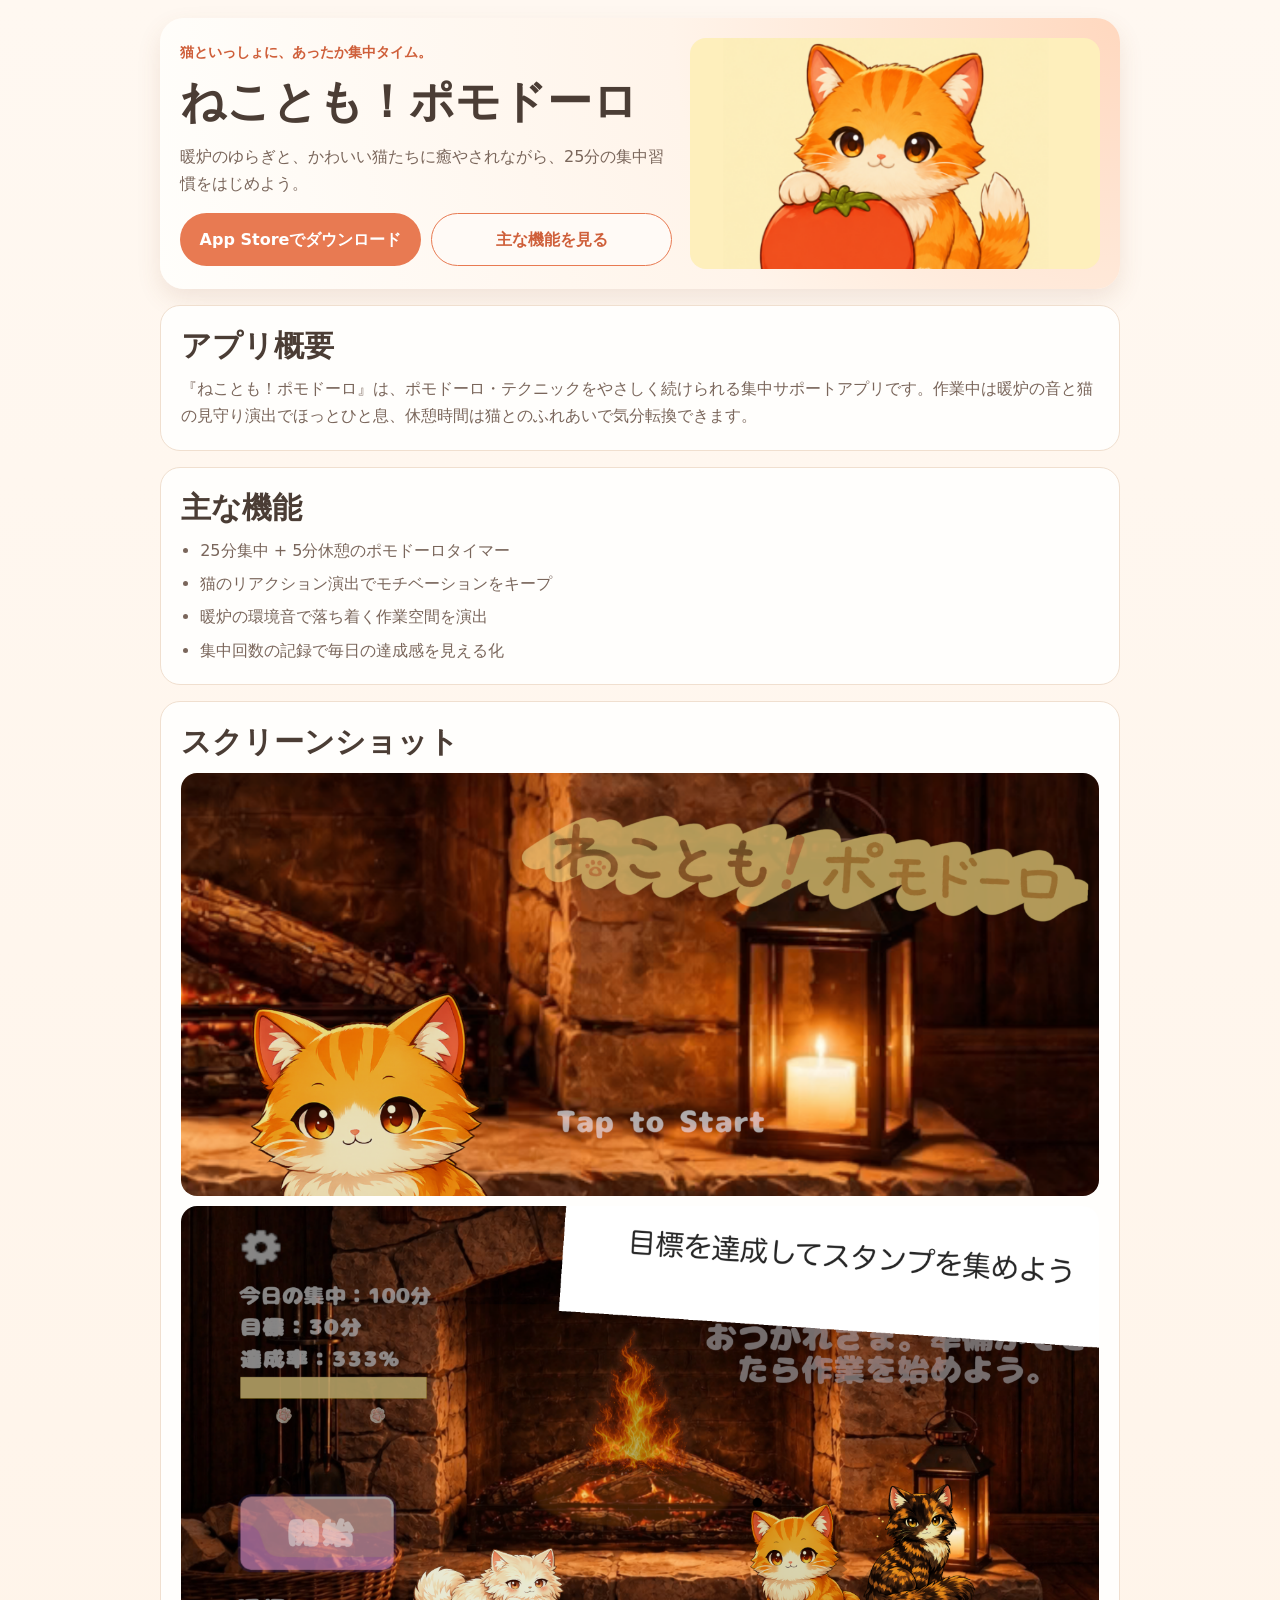
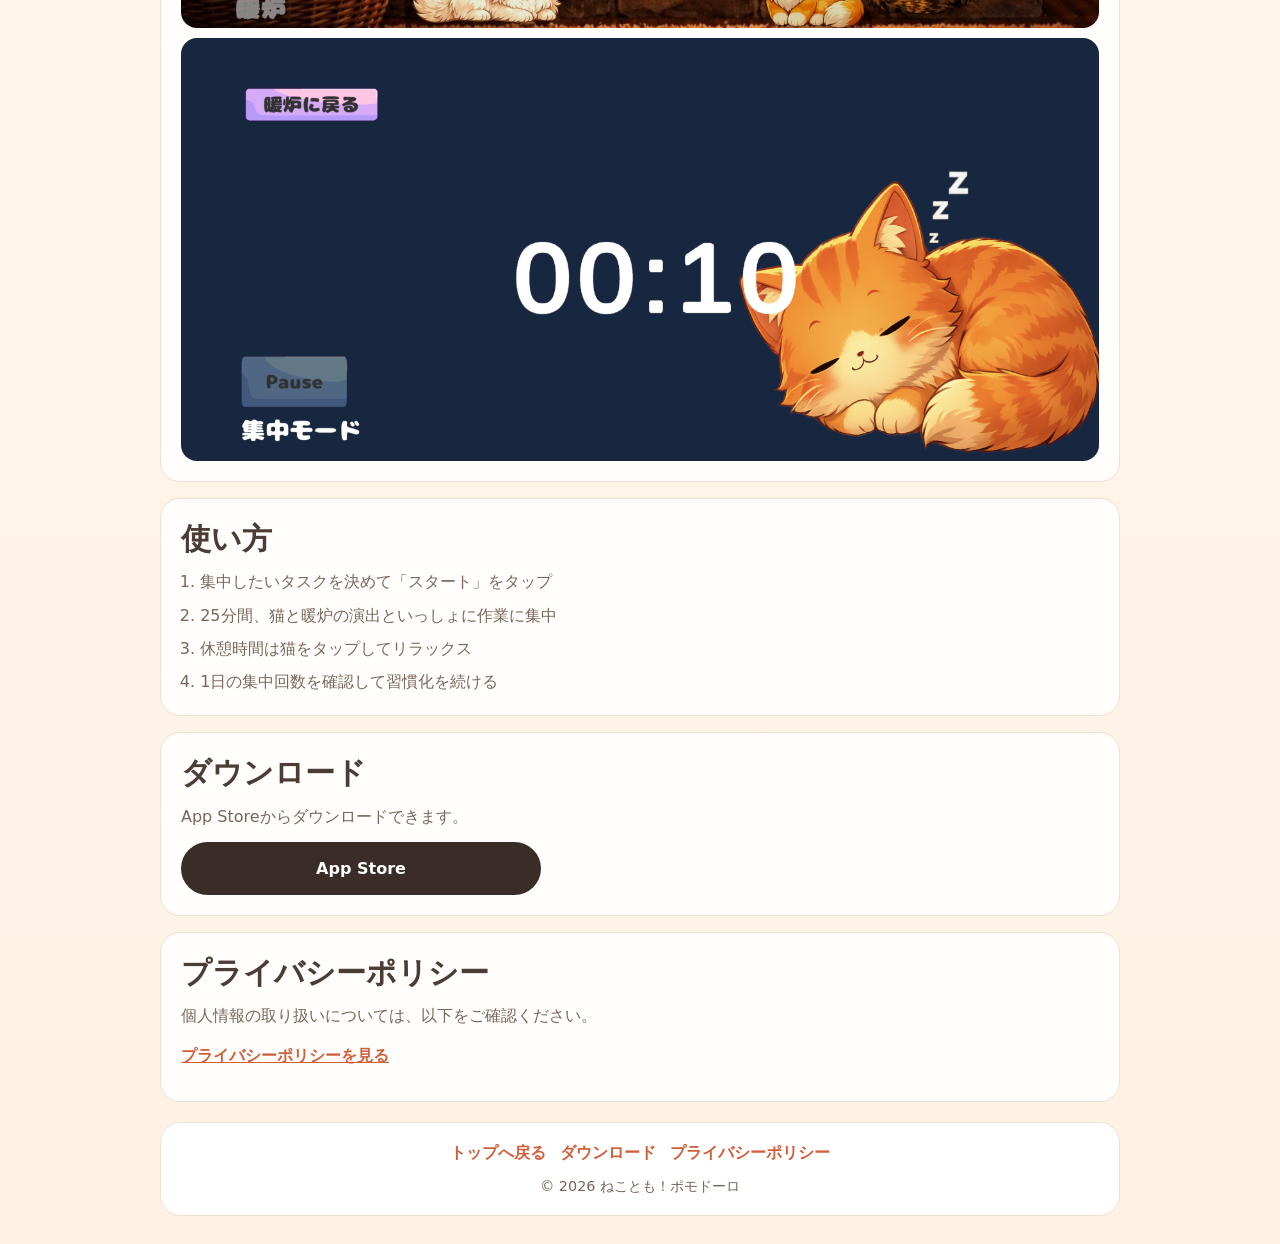
<file: apps/nekotomo/index.html>
<!DOCTYPE html>
<html lang="ja">
<head>
  <!-- Google tag (gtag.js) -->
  <script async src="https://www.googletagmanager.com/gtag/js?id=G-1MSWYBR5F8"></script>
  <script>
    window.dataLayer = window.dataLayer || [];
    function gtag(){dataLayer.push(arguments);}
    gtag('js', new Date());
    gtag('config', 'G-1MSWYBR5F8');
  </script>
  <meta charset="UTF-8">
  <meta name="viewport" content="width=device-width, initial-scale=1">
  <title>ねことも！ポモドーロ｜猫と集中するタイマーアプリ | Noburick Realm</title>
  <meta name="description" content="ねことも！ポモドーロは、猫や暖炉の演出とともに集中・休憩を切り替えられる作業支援タイマーアプリ。機能やアプリの魅力を紹介します。" />
  <link rel="stylesheet" href="style.css?v=20261001-1">
  <link rel="canonical" href="https://noburick.github.io/apps/nekotomo/" />
</head>
<body>
  <header class="hero" id="top">
    <div class="hero__content">
      <p class="hero__eyebrow">猫といっしょに、あったか集中タイム。</p>
      <h1>ねことも！ポモドーロ</h1>
      <p class="hero__lead">暖炉のゆらぎと、かわいい猫たちに癒やされながら、25分の集中習慣をはじめよう。</p>
      <div class="hero__cta">
        <a class="button button--primary" href="https://apps.apple.com/jp/app/%E3%81%AD%E3%81%93%E3%81%A8%E3%82%82-%E3%83%9D%E3%83%A2%E3%83%89%E3%83%BC%E3%83%AD/id6777685263" target="_blank" rel="noopener noreferrer">App Storeでダウンロード</a>
        <a class="button button--ghost" href="#features">主な機能を見る</a>
      </div>
    </div>
    <img src="assets/nekotomo-hero-1920x1080.PNG" alt="トマトを抱えた猫のねことも！ポモドーロのイメージ" class="hero__image" width="1920" height="1080">
  </header>

  <main>
    <section class="section" id="about">
      <h2>アプリ概要</h2>
      <p>『ねことも！ポモドーロ』は、ポモドーロ・テクニックをやさしく続けられる集中サポートアプリです。作業中は暖炉の音と猫の見守り演出でほっとひと息、休憩時間は猫とのふれあいで気分転換できます。</p>
    </section>

    <section class="section" id="features">
      <h2>主な機能</h2>
      <ul class="feature-list">
        <li>25分集中 + 5分休憩のポモドーロタイマー</li>
        <li>猫のリアクション演出でモチベーションをキープ</li>
        <li>暖炉の環境音で落ち着く作業空間を演出</li>
        <li>集中回数の記録で毎日の達成感を見える化</li>
      </ul>
    </section>

    <section class="section" id="screenshots">
      <h2>スクリーンショット</h2>
      <div class="screenshot-grid">
        <img src="assets/nekotomo_shot1.PNG" alt="暖炉と猫が迎えるねことも！ポモドーロのスタート画面" loading="lazy" width="2868" height="1320">
        <img src="assets/nekotomo_shot2.PNG" alt="集中時間の目標とスタンプを確認できる作業画面" loading="lazy" width="2868" height="1320">
        <img src="assets/nekotomo_shot3.PNG" alt="猫が眠る集中モードのタイマー画面" loading="lazy" width="2868" height="1320">
      </div>
    </section>

    <section class="section" id="howto">
      <h2>使い方</h2>
      <ol class="howto-list">
        <li>集中したいタスクを決めて「スタート」をタップ</li>
        <li>25分間、猫と暖炉の演出といっしょに作業に集中</li>
        <li>休憩時間は猫をタップしてリラックス</li>
        <li>1日の集中回数を確認して習慣化を続ける</li>
      </ol>
    </section>

    <section class="section section--download" id="download">
      <h2>ダウンロード</h2>
      <p>App Storeからダウンロードできます。</p>
      <div class="download-buttons">
        <a class="button button--store" href="https://apps.apple.com/jp/app/%E3%81%AD%E3%81%93%E3%81%A8%E3%82%82-%E3%83%9D%E3%83%A2%E3%83%89%E3%83%BC%E3%83%AD/id6777685263" target="_blank" rel="noopener noreferrer" aria-label="App Storeでねことも！ポモドーロをダウンロード">App Store</a>
      </div>
    </section>

    <section class="section section--privacy" id="privacy-policy">
      <h2>プライバシーポリシー</h2>
      <p>個人情報の取り扱いについては、以下をご確認ください。</p>
      <p><a class="privacy-link" href="#privacy-policy">プライバシーポリシーを見る</a></p>
    </section>
  </main>

  <footer class="footer">
    <nav>
      <a href="#top">トップへ戻る</a>
      <a href="#download">ダウンロード</a>
      <a href="#privacy-policy">プライバシーポリシー</a>
    </nav>
    <p>© 2026 ねことも！ポモドーロ</p>
  </footer>
</body>
</html>
</file>
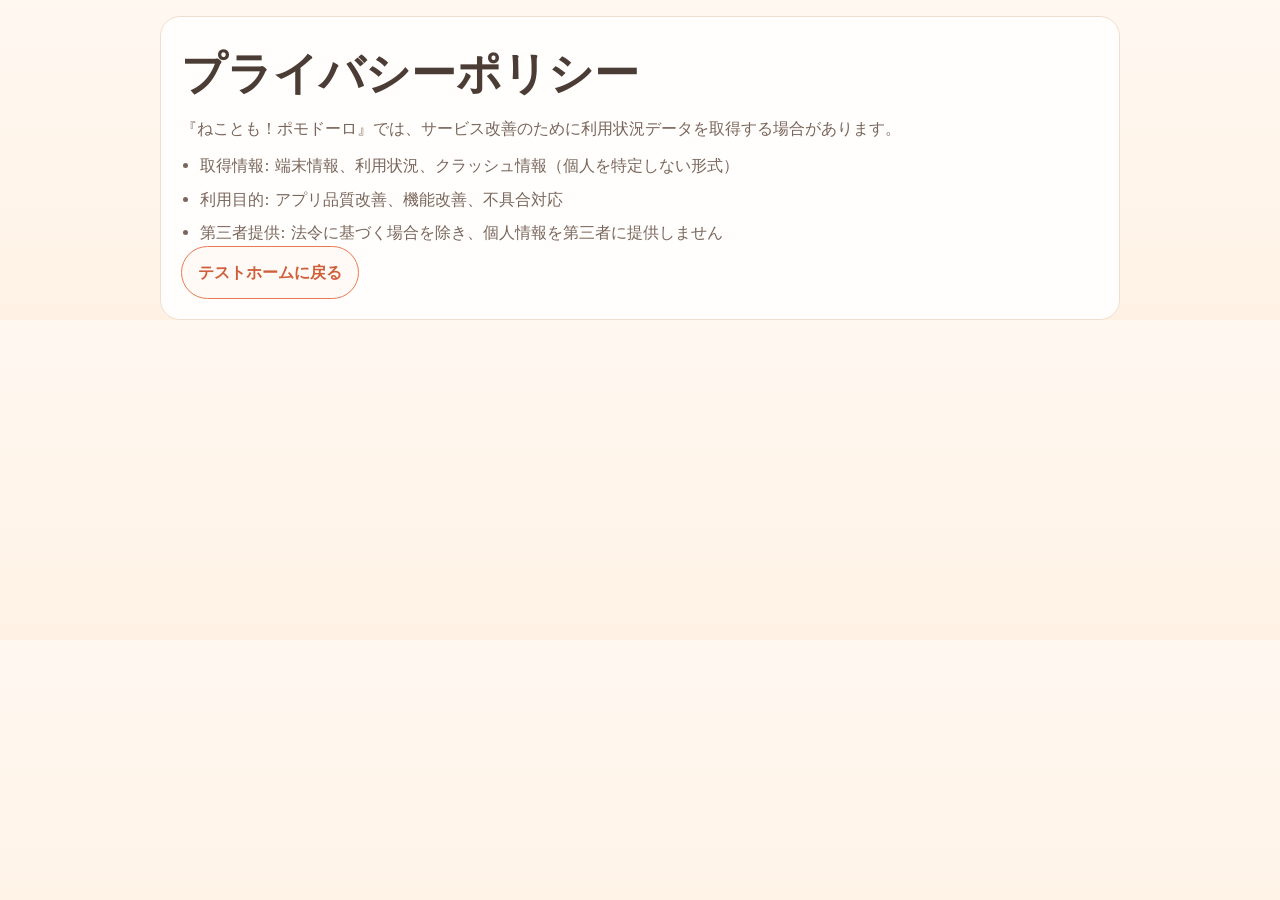
<file: test/privacy-policy.html>
<!DOCTYPE html>
<html lang="ja">
<head>
  <meta charset="UTF-8">
  <meta name="viewport" content="width=device-width, initial-scale=1">
  <title>プライバシーポリシー | ねことも！ポモドーロ</title>
  <link rel="stylesheet" href="style.css">
</head>
<body>
  <main>
    <section class="section" id="privacy-policy">
      <h1>プライバシーポリシー</h1>
      <p>『ねことも！ポモドーロ』では、サービス改善のために利用状況データを取得する場合があります。</p>
      <ul class="feature-list">
        <li>取得情報: 端末情報、利用状況、クラッシュ情報（個人を特定しない形式）</li>
        <li>利用目的: アプリ品質改善、機能改善、不具合対応</li>
        <li>第三者提供: 法令に基づく場合を除き、個人情報を第三者に提供しません</li>
      </ul>
      <p><a class="button button--ghost" href="index.html">テストホームに戻る</a></p>
    </section>
  </main>
</body>
</html>
</file>
<file: style.css>
@font-face { font-family: "Kalam"; src: url("fonts/kalam.woff2") format("woff2"); font-display: swap; font-weight: 400; }
@font-face { font-family: "Noto Sans JP"; src: url("fonts/noto-sans-jp.woff2") format("woff2"); font-display: swap; font-weight: 100 900; }
:root {
  color-scheme: light;
  --bg: #faf5e9;
  --paper: #fffdf5;
  --green: #304f3a;
  --green-light: #e6ecd9;
  --brown: #654b33;
  --text: #3d382e;
  --sub: #686052;
  --line: #e3d8c3;
  --shadow: 0 6px 20px #6450350d;
}
* {
  box-sizing: border-box;
}
html {
  scroll-behavior: smooth;
  scroll-padding-top: 90px;
}
body {
  margin: 0;
  background: var(--bg);
  color: var(--text);
  font-family:
    "Noto Sans JP",
    "Hiragino Maru Gothic ProN", "Hiragino Sans", "Yu Gothic", system-ui,
    sans-serif;
  line-height: 1.8;
}
h1,
h2,
h3,
p {
  margin: 0;
}
a {
  color: inherit;
}
img {
  display: block;
  width: 100%;
}
button,
a {
  -webkit-tap-highlight-color: transparent;
}
a:focus-visible,
button:focus-visible {
  outline: 3px solid #8b693d;
  outline-offset: 5px;
}
button {
  font: inherit;
}
[hidden] {
  display: none !important;
}
.container {
  width: min(100% - 48px, 1040px);
  margin-inline: auto;
}
.skip-link {
  position: fixed;
  top: 8px;
  left: 8px;
  transform: translateY(-150%);
  z-index: 10;
  background: var(--paper);
  padding: 8px 16px;
}
.skip-link:focus {
  transform: none;
}
.site-header {
  min-height: 78px;
  display: flex;
  align-items: center;
  justify-content: space-between;
  gap: 24px;
  padding: 12px max(24px, calc((100vw - 1120px) / 2));
  background: var(--bg);
  position: relative;
  z-index: 3;
}
.brand {
  display: flex;
  align-items: center;
  gap: 10px;
  font-family: "Kalam", "Segoe Print", "Bradley Hand", Georgia, serif;
  font-size: 25px;
  font-weight: 700;
  letter-spacing: -0.6px;
  text-decoration: none;
  color: var(--green);
  white-space: nowrap;
}
.sprout {
  width: 30px;
  height: 34px;
  fill: #688050;
  stroke: var(--green);
  stroke-width: 1.5;
}
.site-nav {
  display: flex;
  gap: 32px;
  font-size: 13px;
  font-weight: 600;
  letter-spacing: 0.08em;
}
.site-nav a {
  text-decoration: none;
}
.site-nav a:hover {
  color: #7d6b43;
}
.menu-toggle {
  width: 44px;
  height: 44px;
  border: 0;
  background: none;
  display: grid;
  align-content: center;
  gap: 6px;
  padding: 10px;
  cursor: pointer;
}
.menu-toggle span {
  height: 2px;
  width: 24px;
  background: var(--green);
  transition: transform 0.2s;
}
.menu-toggle[aria-expanded="true"] span:first-child {
  transform: translateY(8px) rotate(45deg);
}
.menu-toggle[aria-expanded="true"] span:nth-child(2) {
  opacity: 0;
}
.menu-toggle[aria-expanded="true"] span:last-child {
  transform: translateY(-8px) rotate(-45deg);
}
.hero {
  position: relative;
  min-height: 820px;
  background:
    linear-gradient(180deg, transparent 82%, var(--bg)),
    url("images/realm-hero-walk.webp") center center/cover no-repeat;
  text-align: center;
}
.hero__inner {
  position: relative;
  width: 52%;
  min-height: 820px;
  margin-left: auto;
  padding: 105px 40px 220px;
  background: radial-gradient(
    ellipse at 50% 26%,
    #fffdf5d9 0%,
    #fffdf588 38%,
    transparent 72%
  );
}
.hero__sprout {
  width: 38px;
  height: 42px;
  margin-bottom: 9px;
}
h1 {
  font-family: "Kalam", "Segoe Print", "Bradley Hand", Georgia, serif;
  color: var(--green);
  font-weight: 500;
  font-size: clamp(40px, 6vw, 76px);
  letter-spacing: -2px;
  line-height: 1.2;
}
.hero__tagline {
  font-family: "Kalam", "Segoe Print", "Bradley Hand", Georgia, serif;
  font-size: clamp(18px, 2.6vw, 28px);
  color: #455135;
  margin-top: 16px;
  line-height: 1.4;
}
.hero__lead {
  margin-top: 30px;
  line-height: 2;
  font-size: 17px;
  letter-spacing: 0.06em;
}
.button {
  min-height: 46px;
  display: inline-flex;
  align-items: center;
  justify-content: center;
  gap: 14px;
  padding: 11px 22px;
  border: 1px solid var(--green);
  border-radius: 999px;
  background: var(--green);
  color: #fffdf5;
  text-decoration: none;
  font-size: 14px;
  font-weight: 600;
  line-height: 1.4;
  transition:
    background 0.2s,
    transform 0.2s;
}
.button:hover {
  background: #446448;
  transform: translateY(-2px);
}
.hero__button {
  margin-top: 28px;
  min-width: 195px;
  font-size: 16px;
  padding: 14px 28px;
  box-shadow: 0 5px 12px #304f3a1a;
}
.section-heading {
  text-align: center;
  margin-bottom: 34px;
}
.section-heading h2,
.journal h2 {
  font-family: "Kalam", "Segoe Print", "Bradley Hand", Georgia, serif;
  font-size: 36px;
  font-weight: 500;
  line-height: 1.4;
  color: var(--brown);
}
.section-heading__eyebrow {
  text-transform: uppercase;
  letter-spacing: 0.15em;
  font-size: 12px;
  font-weight: 600;
  color: #74654e;
  margin-bottom: 10px;
}
.section-heading > p:last-child:not(:first-child) {
  font-size: 14px;
  letter-spacing: 0.07em;
  margin-top: 6px;
}
.catalog-section {
  padding-top: 30px;
  padding-bottom: 88px;
}
.apps-grid {
  display: grid;
  grid-template-columns: repeat(2, minmax(0, 1fr));
  gap: 28px;
}
.app-card {
  background: var(--paper);
  border: 1px solid var(--line);
  border-radius: 23px;
  box-shadow: var(--shadow);
  overflow: hidden;
  padding: 12px;
  display: flex;
  flex-direction: column;
  transition:
    transform 0.2s,
    box-shadow 0.2s;
}
.app-card:hover {
  transform: translateY(-3px);
  box-shadow: 0 12px 28px #64503513;
}
.app-card__thumb {
  border-radius: 15px;
  overflow: hidden;
  aspect-ratio: 16/9;
  background: #eee6d5;
}
.app-card__thumb img {
  height: 100%;
  object-fit: cover;
}
.app-card__body {
  padding: 0 12px 12px;
  display: flex;
  flex-direction: column;
  align-items: flex-start;
  flex: 1;
}
.status-badge {
  position: relative;
  margin-top: -15px;
  padding: 4px 12px;
  border-radius: 999px;
  font-size: 12px;
  font-weight: 700;
  line-height: 1.5;
  border: 3px solid var(--paper);
  z-index: 1;
}
.status-badge--released {
  background: #dfebd7;
  color: #2d5d35;
}
.status-badge--testing {
  background: #f8e5b7;
  color: #745313;
}
.status-badge--developing {
  background: #deebef;
  color: #345968;
}
.app-card__content {
  padding: 11px 0 20px;
  width: 100%;
}
.app-card__title {
  font-size: 21px;
  line-height: 1.5;
  letter-spacing: 0.025em;
}
.app-card__summary {
  font-size: 14px;
  color: var(--sub);
  line-height: 1.9;
  margin-top: 9px;
}
.app-card__actions {
  margin-top: auto;
  display: flex;
  flex-wrap: wrap;
  gap: 8px;
  width: 100%;
}
.app-card__actions .button {
  min-width: 112px;
  font-size: 13px;
  min-height: 44px;
}
.button--secondary {
  background: transparent;
  color: var(--brown);
  border-color: var(--line);
}
.button--secondary:hover {
  background: #f1eadb;
}
.button--disabled {
  background: #eee9df;
  color: #716b60;
  border-color: #eee9df;
  font-weight: 400;
}
.button--disabled:hover {
  transform: none;
  background: #eee9df;
}
.button--ink {
  background: #292f27;
  border-color: #292f27;
}
.no-script {
  padding: 24px;
  background: var(--paper);
}
.about {
  display: grid;
  grid-template-columns: 1fr 1fr;
  align-items: center;
  gap: 36px;
  padding-block: 54px 88px;
  border-top: 1px solid var(--line);
}
.about .section-heading {
  text-align: left;
  margin-bottom: 26px;
}
.about .section-heading h2 {
  font-family: inherit;
  font-size: 28px;
  line-height: 1.65;
  color: var(--green);
  font-weight: 500;
}
.about__copy > p {
  margin-top: 20px;
  font-size: 14px;
  line-height: 2;
}
.about__quote {
  color: var(--brown);
  font-weight: 600;
  letter-spacing: 0.07em;
}
.about__art {
  border-radius: 24px;
  aspect-ratio: 3/2;
  height: auto;
  object-fit: cover;
  box-shadow: var(--shadow);
}
.journal {
  text-align: center;
  padding: 100px 24px;
  background:
    linear-gradient(0deg, #faf5e9ef, #faf5e9c4),
    url("images/realm-hero.webp") center 62% / cover no-repeat;
  border-block: 1px solid var(--line);
}
.journal__inner {
  max-width: 540px;
  margin: auto;
}
.journal h2 {
  color: var(--green);
  margin-bottom: 22px;
}
.journal__inner > p:not(:first-child) {
  font-size: 15px;
  line-height: 2;
}
.journal .button {
  margin-top: 24px;
  min-width: 190px;
}
.next-worlds {
  display: flex;
  align-items: center;
  gap: 32px;
  margin-top: 60px;
  margin-bottom: 80px;
  padding: 30px 40px;
  border: 1px solid var(--line);
  border-radius: 20px;
  background: #f2ead9;
}
.next-worlds__leaf {
  font-size: 72px;
  color: #879067;
  line-height: 1;
}
.next-worlds h2 {
  font-size: 19px;
  font-weight: 600;
  margin-bottom: 10px;
  color: var(--brown);
}
.next-worlds p {
  font-size: 14px;
  line-height: 2;
}
.footer {
  position: relative;
  text-align: center;
  background: var(--green);
  color: #e8e5cf;
  padding: 56px 24px 32px;
  border-radius: 50% 50% 0 0/24px 24px 0 0;
}
.footer .brand {
  color: #eee7cc;
  justify-content: center;
  font-weight: 400;
  font-size: 30px;
}
.footer__tagline {
  font-family: Georgia, serif;
  font-size: 14px;
  margin-top: 3px;
}
.footer nav {
  display: flex;
  flex-wrap: wrap;
  justify-content: center;
  gap: 26px;
  margin: 28px 0;
  font-size: 12px;
}
.footer nav a {
  text-decoration: none;
}
.footer nav a:hover {
  text-decoration: underline;
}
.footer__copyright {
  font-size: 11px;
  opacity: 0.75;
}
@media (min-width: 1400px) {
  .hero {
    background-color: #f5f4dd;
  }
}
@media (max-width: 900px) {
  .hero {
    min-height: auto;
    padding-top: 56.28%;
    background-image:
      linear-gradient(180deg, transparent 82%, var(--bg)),
      url("images/realm-hero-walk.webp");
    background-position: center top;
    background-size: 100% auto;
    background-repeat: no-repeat;
  }
  .hero__inner {
    width: 100%;
    min-height: 0;
    margin-left: 0;
    padding: 38px 20px 70px;
    background: var(--bg);
  }
}
@media (max-width: 700px) {
  html {
    scroll-padding-top: 24px;
  }
  .container {
    width: calc(100% - 32px);
  }
  .site-header {
    padding: 12px 16px;
    min-height: 66px;
    flex-wrap: wrap;
    gap: 0;
  }
  .brand {
    font-size: 22px;
    gap: 7px;
  }
  .sprout {
    width: 25px;
    height: 29px;
  }
  .site-nav {
    width: 100%;
    justify-content: center;
    gap: 24px;
    padding: 18px 0 8px;
    font-size: 12px;
  }
  .site-nav[data-enhanced] {
    display: none;
  }
  .site-nav[data-enhanced].is-open {
    display: flex;
  }
  .hero__inner {
    padding: 30px 12px 56px;
  }
  .hero__sprout {
    width: 32px;
    height: 36px;
  }
  h1 {
    font-size: clamp(36px, 8.7vw, 56px);
    letter-spacing: -1.8px;
  }
  .hero__tagline {
    font-size: clamp(16px, 4.3vw, 23px);
    margin-top: 14px;
  }
  .hero__lead {
    font-size: 14px;
    letter-spacing: 0.02em;
    margin-top: 24px;
    line-height: 2;
  }
  .hero__button {
    margin-top: 23px;
    font-size: 14px;
    min-width: 174px;
    min-height: 46px;
  }
  .catalog-section {
    padding: 16px 0 55px;
  }
  .section-heading {
    margin-bottom: 25px;
  }
  .section-heading h2,
  .journal h2 {
    font-size: 30px;
  }
  .apps-grid {
    gap: 14px;
  }
  .app-card {
    padding: 8px;
    border-radius: 18px;
  }
  .app-card__thumb {
    border-radius: 11px;
  }
  .app-card__body {
    padding: 0 5px 6px;
  }
  .status-badge {
    font-size: 10px;
    padding: 4px 8px;
    margin-top: -12px;
    border-width: 2px;
  }
  .app-card__content {
    padding: 10px 0 15px;
  }
  .app-card__title {
    font-size: 16px;
    line-height: 1.5;
    overflow-wrap: anywhere;
  }
  .app-card__summary {
    font-size: 12px;
    line-height: 1.8;
    margin-top: 8px;
  }
  .app-card__actions {
    gap: 7px;
  }
  .app-card__actions .button {
    width: 100%;
    min-width: 0;
    font-size: 12px;
    padding: 10px 6px;
  }
  .about {
    grid-template-columns: 1fr;
    gap: 28px;
    padding: 40px 10px 50px;
  }
  .about .section-heading {
    text-align: center;
  }
  .about .section-heading h2 {
    font-size: 24px;
  }
  .about__copy > p {
    font-size: 14px;
  }
  .about__art {
    aspect-ratio: 4/3;
    border-radius: 18px;
    max-width: 480px;
    justify-self: center;
  }
  .desktop-break {
    display: none;
  }
  .journal {
    padding: 64px 20px;
  }
  .journal__inner > p:not(:first-child) {
    font-size: 14px;
  }
  .next-worlds {
    margin-top: 32px;
    margin-bottom: 48px;
    padding: 24px 22px;
    gap: 14px;
  }
  .next-worlds__leaf {
    font-size: 44px;
  }
  .next-worlds h2 {
    font-size: 17px;
  }
  .next-worlds p {
    font-size: 12px;
  }
  .next-worlds br {
    display: none;
  }
  .footer {
    padding-top: 45px;
  }
  .footer nav {
    gap: 18px;
  }
}
@media (max-width: 360px) {
  .brand {
    font-size: 20px;
  }
  .hero__lead {
    font-size: 13px;
  }
  .apps-grid {
    gap: 10px;
  }
  .container {
    width: calc(100% - 24px);
  }
  .app-card__title {
    font-size: 15px;
  }
  .app-card__body {
    padding-inline: 2px;
  }
  .status-badge {
    font-size: 9px;
  }
}
@media (prefers-reduced-motion: reduce) {
  html {
    scroll-behavior: auto;
  }
  *,
  *::before,
  *::after {
    transition: none !important;
  }
}
</file>
<file: test/style.css>
:root {
  --bg: #fff8f1;
  --card: #fffefc;
  --text: #4b3d35;
  --sub: #7a665b;
  --accent: #e87a52;
  --accent-dark: #cf5f3a;
  --line: #f0dfcf;
  --shadow: 0 10px 24px rgba(136, 85, 51, 0.12);
}

* {
  box-sizing: border-box;
}

body {
  margin: 0;
  background: linear-gradient(180deg, #fff8f1 0%, #fff2e5 100%);
  color: var(--text);
  font-family: "Hiragino Sans", "Noto Sans JP", "Yu Gothic", system-ui, -apple-system, sans-serif;
  line-height: 1.7;
}

img {
  display: block;
  width: 100%;
  max-width: 100%;
  border-radius: 16px;
}

.hero,
.section,
.footer {
  width: min(100% - 24px, 960px);
  margin-inline: auto;
}

.hero {
  margin-top: 12px;
  padding: 20px;
  border-radius: 24px;
  background: radial-gradient(circle at top right, #ffd8bf, #fff4ea 45%, #fffefb 100%);
  box-shadow: var(--shadow);
}

.hero__eyebrow {
  margin: 0;
  color: var(--accent-dark);
  font-weight: 700;
  font-size: 0.9rem;
}

h1,
h2 {
  line-height: 1.3;
}

h1 {
  margin: 8px 0 12px;
  font-size: clamp(1.9rem, 6vw, 2.8rem);
}

.hero__lead {
  margin: 0 0 16px;
  color: var(--sub);
}

.hero__cta {
  display: grid;
  gap: 10px;
}

.button {
  display: inline-flex;
  justify-content: center;
  align-items: center;
  text-align: center;
  padding: 12px 16px;
  border-radius: 999px;
  text-decoration: none;
  font-weight: 700;
  border: 1px solid transparent;
}

.button--primary {
  color: #fff;
  background: var(--accent);
}

.button--primary:hover,
.button--primary:focus-visible {
  background: var(--accent-dark);
}

.button--ghost {
  color: var(--accent-dark);
  border-color: var(--accent);
  background: #fffaf6;
}

.hero__image {
  margin-top: 16px;
  aspect-ratio: 4 / 3;
  object-fit: cover;
}

.section {
  margin-top: 16px;
  padding: 20px;
  border: 1px solid var(--line);
  border-radius: 20px;
  background: var(--card);
}

h2 {
  margin: 0 0 10px;
  font-size: clamp(1.4rem, 4.5vw, 1.9rem);
}

.section p {
  margin: 0;
  color: var(--sub);
}

.section__image {
  margin-top: 14px;
  aspect-ratio: 16 / 9;
  object-fit: cover;
}

.feature-list,
.howto-list {
  margin: 10px 0 0;
  padding-left: 1.2rem;
  color: var(--sub);
}

.feature-list li + li,
.howto-list li + li {
  margin-top: 6px;
}

.screenshot-grid {
  margin-top: 12px;
  display: grid;
  grid-template-columns: 1fr;
  gap: 10px;
}

.screenshot-grid img {
  aspect-ratio: 9 / 16;
  object-fit: cover;
}

.section--download p,
.section--privacy p {
  margin-bottom: 12px;
}

.download-buttons {
  display: grid;
  gap: 10px;
}

.button--store {
  background: #3a2d27;
  color: #fff;
}

.button--store:hover,
.button--store:focus-visible {
  background: #261c18;
}

.privacy-link {
  color: var(--accent-dark);
  font-weight: 700;
}

.footer {
  margin-block: 20px 28px;
  padding: 16px 20px;
  border-radius: 20px;
  background: #fff;
  border: 1px solid var(--line);
  text-align: center;
}

.footer nav {
  display: flex;
  flex-wrap: wrap;
  justify-content: center;
  gap: 10px 14px;
  margin-bottom: 8px;
}

.footer a {
  color: var(--accent-dark);
  text-decoration: none;
  font-weight: 700;
}

.footer p {
  margin: 0;
  color: var(--sub);
  font-size: 0.9rem;
}

@media (min-width: 720px) {
  .hero {
    display: grid;
    grid-template-columns: 1.2fr 1fr;
    gap: 18px;
    align-items: center;
    margin-top: 18px;
  }

  .hero__image {
    margin-top: 0;
    height: 100%;
  }

  .hero__cta,
  .download-buttons {
    grid-template-columns: repeat(2, minmax(0, 1fr));
  }

  .screenshot-grid {
    grid-template-columns: repeat(3, minmax(0, 1fr));
  }
}
</file>
<file: apps/hurimuki/style.css>
/* ─── Design tokens ─── */
:root {
  --bg: #fff8fc;
  --card: #ffffff;
  --text: #3b2535;
  --sub: #7a5d68;
  --gold: #c9940c;
  --gold-mid: #e8ab1a;
  --gold-light: #f5c842;
  --gold-pale: #fff8d6;
  --gold-border: rgba(229, 167, 20, 0.45);
  --pink: #e0506a;
  --pink-mid: #ff7a96;
  --pink-pale: #ffeef3;
  --line: #f5d0de;
  --shadow: 0 10px 28px rgba(180, 80, 100, 0.12);
  --shadow-gold: 0 8px 24px rgba(212, 160, 23, 0.25);
  --radius: 20px;
}

/* ─── Reset ─── */
*, *::before, *::after {
  box-sizing: border-box;
}

/* ─── Base ─── */
body {
  margin: 0;
  background: linear-gradient(180deg, #fff5f8 0%, #fff8f0 60%, #fffcf0 100%);
  color: var(--text);
  font-family: "Hiragino Sans", "Noto Sans JP", "Yu Gothic", system-ui, -apple-system, sans-serif;
  line-height: 1.7;
}

img {
  display: block;
  max-width: 100%;
}

/* ─── Layout wrapper ─── */
.hero,
.section,
.footer {
  width: min(100% - 24px, 960px);
  margin-inline: auto;
}

/* ─── Hero ─── */
.hero {
  position: relative;
  margin-top: 16px;
  padding: 28px 20px;
  border-radius: 28px;
  background: radial-gradient(circle at 70% 0%, #ffd6e7 0%, #fff8e0 45%, #fff8fc 100%);
  border: 1px solid var(--line);
  box-shadow: var(--shadow);
  overflow: hidden;
}

/* Hero: decorative stars */
.hero__deco {
  position: absolute;
  inset: 0;
  pointer-events: none;
}

.deco-star {
  position: absolute;
  color: var(--gold-light);
  font-size: 1.4rem;
  line-height: 1;
  animation: twinkle 2.5s ease-in-out infinite;
}

.deco-star--1 { top: 14%; right: 18%; animation-delay: 0s; }
.deco-star--2 { top: 30%; right: 8%;  font-size: 1rem; animation-delay: 0.8s; }
.deco-star--3 { top: 8%;  right: 30%; font-size: 0.9rem; animation-delay: 1.6s; }

.deco-cat {
  position: absolute;
  bottom: 10px;
  right: 14px;
  font-size: 4rem;
  opacity: 0.1;
  transform: scaleX(-1);
  line-height: 1;
}

.hero__eyebrow {
  margin: 0;
  font-size: 0.85rem;
  font-weight: 700;
  color: var(--pink);
}

h1 {
  margin: 8px 0 14px;
  font-size: clamp(1.8rem, 6vw, 2.8rem);
  line-height: 1.25;
  color: var(--text);
}

h2 {
  margin: 0 0 12px;
  font-size: clamp(1.3rem, 4.5vw, 1.8rem);
  line-height: 1.3;
}

.hero__catch {
  margin: 0 0 8px;
  font-size: clamp(1rem, 3.5vw, 1.2rem);
  font-weight: 700;
  color: var(--pink);
  line-height: 1.5;
}

.hero__lead {
  margin: 0 0 20px;
  color: var(--sub);
  font-size: 0.95rem;
}

.hero__cta {
  display: flex;
  flex-wrap: wrap;
  gap: 10px;
}

/* Hero image / placeholder */
.hero__image-wrap {
  margin-top: 20px;
  border-radius: 20px;
  aspect-ratio: 4 / 3;
  background: linear-gradient(145deg, var(--pink-pale), var(--gold-pale));
  border: 1px solid var(--gold-border);
  display: flex;
  align-items: center;
  justify-content: center;
  overflow: hidden;
  position: relative;
}

.hero__image {
  width: 100%;
  height: 100%;
  object-fit: cover;
  border-radius: 0;
}

.hero__image-placeholder {
  display: flex;
  flex-direction: column;
  align-items: center;
  justify-content: center;
  width: 100%;
  height: 100%;
  position: relative;
}

.cat-back {
  font-size: 5rem;
  transform: scaleX(-1);
  display: block;
  line-height: 1;
}

.sparkle {
  position: absolute;
  font-size: 1.8rem;
  animation: twinkle 1.8s ease-in-out infinite;
  line-height: 1;
}

.sparkle--1 { top: 15%; right: 20%; animation-delay: 0s; }
.sparkle--2 { bottom: 20%; left: 15%; animation-delay: 0.6s; }
.sparkle--3 { top: 50%; right: 12%; font-size: 1.3rem; animation-delay: 1.2s; }

/* ─── Buttons ─── */
.button {
  display: inline-flex;
  align-items: center;
  gap: 6px;
  padding: 10px 18px;
  border-radius: 999px;
  text-decoration: none;
  font-weight: 700;
  font-size: 0.9rem;
  border: none;
  cursor: pointer;
  transition: transform 0.18s ease, box-shadow 0.18s ease;
}

.button:hover,
.button:focus-visible {
  transform: translateY(-3px);
  box-shadow: 0 6px 18px rgba(0, 0, 0, 0.18);
}

.button--store {
  background: linear-gradient(135deg, var(--gold-mid), var(--gold));
  color: #fff;
  box-shadow: 0 4px 12px rgba(201, 148, 12, 0.3);
}

.button--store--play {
  background: linear-gradient(135deg, var(--pink-mid), var(--pink));
  box-shadow: 0 4px 12px rgba(224, 80, 106, 0.3);
}

.store-icon {
  font-size: 1rem;
}

/* Download section buttons */
.button--download {
  display: flex;
  align-items: center;
  justify-content: center;
  gap: 10px;
  padding: 14px 20px;
  width: 100%;
  border-radius: 16px;
  background: linear-gradient(135deg, #2d2d2d, #1a1a1a);
  color: #fff;
  text-decoration: none;
  font-weight: 700;
  transition: transform 0.18s ease, box-shadow 0.18s ease;
  font-size: 1rem;
  box-shadow: 0 4px 14px rgba(0, 0, 0, 0.2);
}

.button--download span:last-child {
  display: flex;
  flex-direction: column;
  align-items: flex-start;
  line-height: 1.2;
}

.button--download small {
  font-size: 0.7rem;
  font-weight: 400;
  opacity: 0.8;
}

.button--download:hover,
.button--download:focus-visible {
  transform: translateY(-3px);
  box-shadow: 0 8px 22px rgba(0, 0, 0, 0.3);
}

.button--download--play {
  background: linear-gradient(135deg, #1a3c2a, #0d2318);
}

/* Coming-soon state: add this class to disable the button */
.button--coming-soon {
  opacity: 0.6;
  cursor: not-allowed;
  pointer-events: none;
}

.coming-soon-note {
  margin-top: 12px;
  text-align: center;
  color: var(--sub);
  font-size: 0.88rem;
}

/* ─── Sections ─── */
.section {
  margin-top: 16px;
  padding: 22px 20px;
  border: 1px solid var(--line);
  border-radius: var(--radius);
  background: var(--card);
  box-shadow: 0 4px 16px rgba(180, 80, 100, 0.06);
}

.section__lead {
  margin: 0 0 16px;
  color: var(--sub);
}

/* ─── Game intro list ─── */
.intro-list {
  list-style: none;
  margin: 0;
  padding: 0;
  display: grid;
  gap: 10px;
}

.intro-list li {
  display: flex;
  align-items: flex-start;
  gap: 8px;
  padding: 10px 12px;
  border-radius: 12px;
  background: linear-gradient(135deg, var(--pink-pale), var(--gold-pale));
  border: 1px solid var(--line);
  font-size: 0.93rem;
  color: var(--text);
}

/* ─── Features grid ─── */
.features-grid {
  display: grid;
  grid-template-columns: repeat(2, 1fr);
  gap: 12px;
}

.feature-card {
  position: relative;
  padding: 16px;
  border-radius: 16px;
  background: var(--card);
  border: 1px solid var(--line);
  box-shadow: 0 4px 12px rgba(180, 80, 100, 0.07);
  transition: transform 0.22s ease, box-shadow 0.22s ease;
  overflow: hidden;
}

.feature-card:hover {
  transform: translateY(-5px);
  box-shadow: 0 12px 28px rgba(180, 80, 100, 0.15);
}

.feature-card__icon {
  font-size: 2rem;
  margin-bottom: 6px;
  line-height: 1;
}

.feature-card h3 {
  margin: 0 0 6px;
  font-size: 0.95rem;
  color: var(--text);
}

.feature-card p {
  margin: 0;
  font-size: 0.82rem;
  color: var(--sub);
  line-height: 1.6;
}

/* BIG HIT card: gold glow + sparkle animation */
.feature-card--bighit {
  background: linear-gradient(145deg, var(--gold-pale), #fff8f0);
  border-color: var(--gold-border);
  box-shadow: var(--shadow-gold);
}

.feature-card--bighit:hover {
  box-shadow: 0 14px 32px rgba(212, 160, 23, 0.35);
}

.feature-card--bighit h3 {
  color: var(--gold);
}

.feature-card--bighit::before,
.feature-card--bighit::after {
  content: "✦";
  position: absolute;
  color: var(--gold-light);
  animation: twinkle 2s ease-in-out infinite;
  pointer-events: none;
}

.feature-card--bighit::before {
  top: 8px;
  right: 12px;
  font-size: 1rem;
}

.feature-card--bighit::after {
  bottom: 8px;
  right: 28px;
  font-size: 0.7rem;
  animation-delay: 1s;
}

/* ─── Screenshots ─── */
.screenshot-scroll {
  display: flex;
  gap: 12px;
  overflow-x: auto;
  scroll-snap-type: x mandatory;
  -webkit-overflow-scrolling: touch;
  padding-bottom: 10px;
  margin-top: 14px;
}

.screenshot-scroll::-webkit-scrollbar {
  height: 4px;
}

.screenshot-scroll::-webkit-scrollbar-track {
  background: var(--line);
  border-radius: 4px;
}

.screenshot-scroll::-webkit-scrollbar-thumb {
  background: var(--gold-light);
  border-radius: 4px;
}

.screenshot-item {
  flex: 0 0 180px;
  height: 320px;
  border-radius: 16px;
  background: linear-gradient(145deg, var(--pink-pale), var(--gold-pale));
  border: 2px solid var(--gold-border);
  overflow: hidden;
  scroll-snap-align: start;
  display: flex;
  align-items: center;
  justify-content: center;
  color: var(--sub);
  font-size: 0.78rem;
}

.screenshot-item img {
  width: 100%;
  height: 100%;
  object-fit: cover;
  border-radius: 0;
  display: block;
}

.screenshot-hint {
  margin: 6px 0 0;
  font-size: 0.78rem;
  color: var(--sub);
  text-align: right;
}

/* ─── Howto ─── */
.howto-list {
  list-style: none;
  margin: 0;
  padding: 0;
  display: grid;
  gap: 10px;
}

.howto-list li {
  display: flex;
  align-items: flex-start;
  gap: 12px;
}

.howto-num {
  flex-shrink: 0;
  display: inline-flex;
  align-items: center;
  justify-content: center;
  width: 28px;
  height: 28px;
  border-radius: 50%;
  background: linear-gradient(135deg, var(--gold-mid), var(--gold));
  color: #fff;
  font-weight: 700;
  font-size: 0.85rem;
  margin-top: 2px;
}

.howto-text {
  color: var(--sub);
  font-size: 0.93rem;
  line-height: 1.55;
}

.howto-text strong {
  display: block;
  color: var(--text);
  margin-bottom: 2px;
}

/* ─── Download section ─── */
.section--download {
  background: linear-gradient(135deg, var(--pink-pale), var(--gold-pale));
  border-color: var(--gold-border);
}

.download-buttons {
  display: grid;
  gap: 12px;
  margin-top: 16px;
}

/* ─── Android closed test section ─── */
.section--android-test {
  background: linear-gradient(135deg, #eefaf1, #f7fff2);
  border-color: #bde3c6;
}

.android-test__headline {
  display: inline-flex;
  align-items: center;
  gap: 6px;
  margin: 0 0 10px;
  padding: 6px 12px;
  border-radius: 999px;
  background: #d7f2df;
  color: #1e6b34;
  font-weight: 700;
  font-size: 0.9rem;
}

.android-test__headline::before {
  content: "🤖";
  line-height: 1;
}

.android-test-steps {
  margin: 0;
  padding-left: 1.5em;
  display: grid;
  gap: 10px;
}

.android-test-steps li::marker {
  color: #2f8f4b;
  font-weight: 700;
}

.android-test-steps li {
  margin: 0;
  padding: 10px 12px;
  border-radius: 12px;
  background: #fff;
  border: 1px solid #d9efde;
  color: #2d4a35;
  font-size: 0.93rem;
}

.android-test-buttons {
  display: grid;
  gap: 10px;
  margin-top: 16px;
}

.button--android-test {
  width: 100%;
  justify-content: center;
  padding: 14px 16px;
  min-height: 52px;
  border-radius: 14px;
  background: linear-gradient(135deg, #2f8f4b, #1d6e37);
  color: #fff;
  box-shadow: 0 6px 16px rgba(47, 143, 75, 0.3);
}

.android-test-note {
  margin: 12px 0 0;
  padding: 10px 12px;
  border-radius: 12px;
  background: var(--card);
  border: 1px solid #d9efde;
  color: #476451;
  font-size: 0.86rem;
}

/* ─── Privacy section ─── */
.privacy-link {
  color: var(--pink);
  font-weight: 700;
  text-decoration: none;
}

.privacy-link:hover {
  text-decoration: underline;
}

.section--privacy p {
  margin: 0 0 8px;
  color: var(--sub);
}

.section--privacy p:last-child {
  margin-bottom: 0;
}

/* ─── Footer ─── */
.footer {
  margin-block: 20px 30px;
  padding: 16px 20px;
  border-radius: 20px;
  background: var(--card);
  border: 1px solid var(--line);
  text-align: center;
}

.footer__nav {
  display: flex;
  flex-wrap: wrap;
  justify-content: center;
  gap: 8px 14px;
  margin-bottom: 8px;
}

.footer__nav a {
  color: var(--gold);
  text-decoration: none;
  font-weight: 700;
  font-size: 0.88rem;
}

.footer__nav a:hover {
  text-decoration: underline;
}

.footer p {
  margin: 0;
  color: var(--sub);
  font-size: 0.85rem;
}

/* ─── Animations ─── */
@keyframes twinkle {
  0%, 100% { opacity: 1; transform: scale(1); }
  50%       { opacity: 0.4; transform: scale(0.8); }
}

/* ─── Responsive: tablet ─── */
@media (min-width: 600px) {
  .hero {
    display: grid;
    grid-template-columns: 1.1fr 0.9fr;
    gap: 20px;
    align-items: center;
    margin-top: 20px;
  }

  .hero__image-wrap {
    margin-top: 0;
    height: 100%;
    aspect-ratio: unset;
  }

  .features-grid {
    grid-template-columns: repeat(3, 1fr);
  }
}

/* ─── Responsive: desktop ─── */
@media (min-width: 720px) {
  .hero {
    padding: 36px 32px;
    margin-top: 24px;
  }

  .download-buttons {
    grid-template-columns: repeat(2, 1fr);
  }

  .android-test-buttons {
    grid-template-columns: repeat(3, 1fr);
  }

  .screenshot-item {
    flex: 0 0 220px;
    height: 390px;
  }

  .section {
    padding: 28px 28px;
  }
}
</file>
<file: apps/irasutoya-escape/style.css>
:root {
  color-scheme: dark;
  --bg: #0c090d;
  --bg-soft: #171119;
  --card: #1e1620;
  --line: #352531;
  --text: #f5edf3;
  --sub: #beaebe;
  --accent: #d84a62;
  --accent-strong: #f14557;
  --button-text: #fff8fa;
  --shadow: 0 12px 32px rgba(0, 0, 0, 0.38);
}

* {
  box-sizing: border-box;
}

body {
  margin: 0;
  min-height: 100vh;
  background: radial-gradient(circle at 20% -10%, #2f1220 0%, var(--bg) 55%);
  color: var(--text);
  font-family: "Hiragino Sans", "Noto Sans JP", "Yu Gothic", system-ui, -apple-system, sans-serif;
  line-height: 1.7;
}

img {
  display: block;
  width: 100%;
  max-width: 100%;
}

h1,
h2 {
  margin: 0;
  line-height: 1.3;
}

p {
  margin: 0;
}

.hero,
.section,
.footer {
  width: min(100% - 24px, 960px);
  margin-inline: auto;
}

.hero {
  position: relative;
  overflow: hidden;
  margin-top: 14px;
  padding: 20px;
  border: 1px solid var(--line);
  border-radius: 20px;
  background: linear-gradient(165deg, rgba(216, 74, 98, 0.12), rgba(25, 18, 27, 0.92));
  box-shadow: var(--shadow);
  isolation: isolate;
}

.hero::after {
  content: "";
  position: absolute;
  inset: 0;
  background: rgba(0, 0, 0, 0.28);
  pointer-events: none;
  animation: pulse-darkness 7s ease-in-out infinite;
  z-index: -1;
}

.hero__eyebrow {
  margin-bottom: 10px;
  color: #f39aaa;
  font-size: 0.83rem;
  font-weight: 700;
  letter-spacing: 0.05em;
}

h1 {
  font-size: clamp(1.75rem, 6.3vw, 2.9rem);
}

h1 span {
  display: block;
  color: var(--sub);
  font-size: 0.64em;
  margin-top: 4px;
}

.hero__catch {
  margin-top: 14px;
  font-size: clamp(1.02rem, 4vw, 1.3rem);
  color: #ffe4ea;
  font-weight: 700;
}

.hero__lead {
  margin-top: 10px;
  color: var(--sub);
}

.hero__cta {
  margin-top: 16px;
  display: grid;
  gap: 10px;
}

.hero__image {
  margin-top: 18px;
  border-radius: 16px;
  border: 1px solid #483542;
  aspect-ratio: 16 / 10;
  object-fit: cover;
}

.button {
  display: inline-flex;
  justify-content: center;
  align-items: center;
  width: 100%;
  text-decoration: none;
  font-weight: 700;
  border-radius: 999px;
  padding: 12px 14px;
  border: 1px solid transparent;
  transition: transform 0.2s ease, box-shadow 0.2s ease, background-color 0.2s ease;
}

.button--store {
  background: linear-gradient(180deg, var(--accent-strong), #bc334d);
  color: var(--button-text);
  box-shadow: 0 8px 16px rgba(216, 74, 98, 0.25);
}

.button--store:hover,
.button--store:focus-visible {
  transform: translateY(-2px);
  box-shadow: 0 12px 20px rgba(216, 74, 98, 0.34);
  background: linear-gradient(180deg, #ff5b73, #cd3854);
}

.section {
  margin-top: 14px;
  padding: 20px;
  border-radius: 18px;
  border: 1px solid var(--line);
  background: linear-gradient(180deg, #1f1822 0%, #171117 100%);
}

h2 {
  margin-bottom: 10px;
  font-size: clamp(1.35rem, 4.8vw, 1.95rem);
}

.section p {
  color: var(--sub);
}

.section p + p {
  margin-top: 10px;
}

.feature-cards {
  margin: 0;
  padding: 0;
  list-style: none;
  display: grid;
  gap: 10px;
}

.feature-card {
  padding: 14px 12px;
  border-radius: 14px;
  border: 1px solid #4a3441;
  background: linear-gradient(180deg, rgba(216, 74, 98, 0.14), rgba(31, 24, 34, 0.9));
  font-weight: 700;
}

code {
  font-family: "SFMono-Regular", "Consolas", "Menlo", monospace;
  color: #ffc1cc;
}

.screenshot-gallery {
  margin-top: 14px;
  display: flex;
  gap: 12px;
  overflow-x: auto;
  padding-bottom: 6px;
  scroll-snap-type: x mandatory;
}

.screenshot-gallery img {
  flex: 0 0 min(70vw, 250px);
  border-radius: 16px;
  border: 1px solid #4f3945;
  background: #140f15;
  scroll-snap-align: center;
  transition: transform 0.25s ease, box-shadow 0.25s ease;
}

.screenshot-gallery img:hover {
  transform: translateY(-5px);
  box-shadow: 0 10px 20px rgba(0, 0, 0, 0.35);
}

.howto-list {
  margin: 0;
  padding-left: 1.2rem;
  color: var(--sub);
}

.howto-list li + li {
  margin-top: 6px;
}

.section--download p,
.section--privacy p {
  margin-bottom: 12px;
}

.download-buttons {
  display: grid;
  gap: 10px;
}

.privacy-link {
  color: #ff8c9f;
  font-weight: 700;
  text-decoration: none;
}

.privacy-link:hover,
.privacy-link:focus-visible {
  text-decoration: underline;
}

.footer {
  margin-block: 16px 24px;
  padding: 16px 18px;
  border-radius: 18px;
  border: 1px solid var(--line);
  background: #150f16;
  text-align: center;
}

.footer nav {
  display: flex;
  justify-content: center;
  flex-wrap: wrap;
  gap: 8px 14px;
  margin-bottom: 8px;
}

.footer a {
  color: #ff9aac;
  text-decoration: none;
  font-weight: 700;
}

.footer a:hover,
.footer a:focus-visible {
  text-decoration: underline;
}

.footer p {
  color: var(--sub);
  font-size: 0.92rem;
}

@keyframes pulse-darkness {
  0%,
  100% {
    opacity: 0.22;
  }
  50% {
    opacity: 0.42;
  }
}

@media (min-width: 760px) {
  .hero {
    display: grid;
    grid-template-columns: 1.18fr 1fr;
    gap: 18px;
    align-items: center;
  }

  .hero__image {
    margin-top: 0;
    height: 100%;
  }

  .hero__cta,
  .download-buttons {
    grid-template-columns: repeat(2, minmax(0, 1fr));
  }

  .feature-cards {
    grid-template-columns: repeat(2, minmax(0, 1fr));
  }
}
</file>
<file: apps/nekotomo/style.css>
:root {
  --bg: #fff8f1;
  --card: #fffefc;
  --text: #4b3d35;
  --sub: #7a665b;
  --accent: #e87a52;
  --accent-dark: #cf5f3a;
  --line: #f0dfcf;
  --shadow: 0 10px 24px rgba(136, 85, 51, 0.12);
}

* {
  box-sizing: border-box;
}

body {
  margin: 0;
  background: linear-gradient(180deg, #fff8f1 0%, #fff2e5 100%);
  color: var(--text);
  font-family: "Hiragino Sans", "Noto Sans JP", "Yu Gothic", system-ui, -apple-system, sans-serif;
  line-height: 1.7;
}

img {
  display: block;
  width: 100%;
  max-width: 100%;
  border-radius: 16px;
}

.hero,
.section,
.footer {
  width: min(100% - 24px, 960px);
  margin-inline: auto;
}

.hero {
  margin-top: 12px;
  padding: 20px;
  border-radius: 24px;
  background: radial-gradient(circle at top right, #ffd8bf, #fff4ea 45%, #fffefb 100%);
  box-shadow: var(--shadow);
}

.hero__eyebrow {
  margin: 0;
  color: var(--accent-dark);
  font-weight: 700;
  font-size: 0.9rem;
}

h1,
h2 {
  line-height: 1.3;
}

h1 {
  margin: 8px 0 12px;
  font-size: clamp(1.9rem, 6vw, 2.8rem);
}

.hero__lead {
  margin: 0 0 16px;
  color: var(--sub);
}

.hero__cta {
  display: grid;
  gap: 10px;
}

.button {
  display: inline-flex;
  justify-content: center;
  align-items: center;
  text-align: center;
  padding: 12px 16px;
  border-radius: 999px;
  text-decoration: none;
  font-weight: 700;
  border: 1px solid transparent;
}

.button--primary {
  color: #fff;
  background: var(--accent);
}

.button--primary:hover,
.button--primary:focus-visible {
  background: var(--accent-dark);
}

.button--ghost {
  color: var(--accent-dark);
  border-color: var(--accent);
  background: #fffaf6;
}

.hero__image {
  margin-top: 16px;
  aspect-ratio: 16 / 9;
  object-fit: cover;
}

.section {
  margin-top: 16px;
  padding: 20px;
  border: 1px solid var(--line);
  border-radius: 20px;
  background: var(--card);
}

h2 {
  margin: 0 0 10px;
  font-size: clamp(1.4rem, 4.5vw, 1.9rem);
}

.section p {
  margin: 0;
  color: var(--sub);
}

.feature-list,
.howto-list {
  margin: 10px 0 0;
  padding-left: 1.2rem;
  color: var(--sub);
}

.feature-list li + li,
.howto-list li + li {
  margin-top: 6px;
}

.screenshot-grid {
  margin-top: 12px;
  display: grid;
  grid-template-columns: 1fr;
  gap: 10px;
}

.screenshot-grid img {
  height: auto;
}

.section--download p,
.section--privacy p {
  margin-bottom: 12px;
}

.download-buttons {
  display: grid;
  gap: 10px;
}

.button--store {
  background: #3a2d27;
  color: #fff;
}

.button--store:hover,
.button--store:focus-visible {
  background: #261c18;
}

.privacy-link {
  color: var(--accent-dark);
  font-weight: 700;
}

.footer {
  margin-block: 20px 28px;
  padding: 16px 20px;
  border-radius: 20px;
  background: #fff;
  border: 1px solid var(--line);
  text-align: center;
}

.footer nav {
  display: flex;
  flex-wrap: wrap;
  justify-content: center;
  gap: 10px 14px;
  margin-bottom: 8px;
}

.footer a {
  color: var(--accent-dark);
  text-decoration: none;
  font-weight: 700;
}

.footer p {
  margin: 0;
  color: var(--sub);
  font-size: 0.9rem;
}

@media (min-width: 720px) {
  .hero {
    display: grid;
    grid-template-columns: 1.2fr 1fr;
    gap: 18px;
    align-items: center;
    margin-top: 18px;
  }

  .hero__image {
    margin-top: 0;
    height: 100%;
  }

  .hero__cta {
    grid-template-columns: repeat(2, minmax(0, 1fr));
  }

  .download-buttons {
    max-width: 360px;
  }
}
</file>
